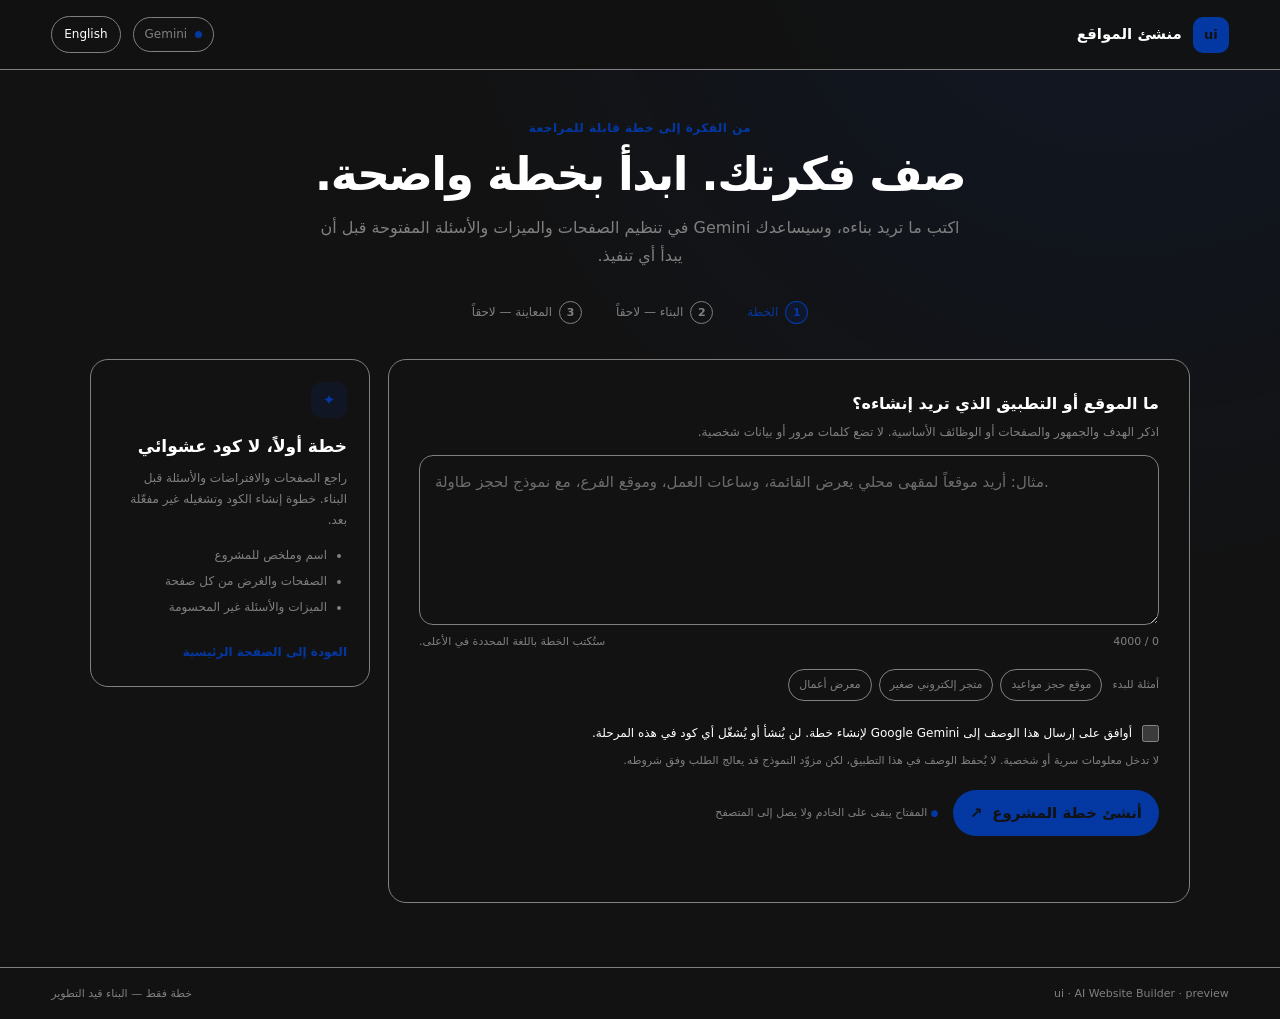
<file: builder/index.html>
<!doctype html>
<html lang="ar" dir="rtl">
<head>
  <meta charset="utf-8">
  <meta name="viewport" content="width=device-width, initial-scale=1">
  <meta name="color-scheme" content="dark light">
  <meta name="description" content="حوّل وصفك إلى خطة واضحة لموقع أو تطبيق ويب — مدعوم بـ Gemini.">
  <title>منشئ المواقع بالذكاء الاصطناعي — ui</title>
  <link rel="stylesheet" href="/builder/styles.css">
  <script src="/builder/app.js" defer></script>
</head>
<body>
  <header class="topbar">
    <a class="brand" href="/" aria-label="العودة إلى الصفحة الرئيسية">
      <span class="brand-mark" aria-hidden="true">ui</span>
      <span data-i18n="brand">منشئ المواقع</span>
    </a>
    <div class="top-actions">
      <span class="provider-tag"><span class="provider-dot" aria-hidden="true"></span> Gemini</span>
      <button class="language-button" id="language-toggle" type="button" aria-label="Switch language">English</button>
    </div>
  </header>

  <main class="shell">
    <section class="intro" aria-labelledby="page-title">
      <p class="eyebrow" data-i18n="eyebrow">من الفكرة إلى خطة قابلة للمراجعة</p>
      <h1 id="page-title" data-i18n="title">صف فكرتك. ابدأ بخطة واضحة.</h1>
      <p class="intro-copy" data-i18n="intro">اكتب ما تريد بناءه، وسيساعدك Gemini في تنظيم الصفحات والميزات والأسئلة المفتوحة قبل أن يبدأ أي تنفيذ.</p>
      <div class="steps" aria-label="مراحل العمل">
        <span class="step current"><b>1</b><span data-i18n="step-plan">الخطة</span></span>
        <span class="step"><b>2</b><span data-i18n="step-build">البناء — لاحقاً</span></span>
        <span class="step"><b>3</b><span data-i18n="step-preview">المعاينة — لاحقاً</span></span>
      </div>
    </section>

    <section class="workspace" aria-label="إنشاء خطة المشروع">
      <form id="brief-form" class="brief-card">
        <label class="field-label" for="brief" data-i18n="brief-label">ما الموقع أو التطبيق الذي تريد إنشاءه؟</label>
        <p class="field-hint" id="brief-hint" data-i18n="brief-hint">اذكر الهدف والجمهور والصفحات أو الوظائف الأساسية. لا تضع كلمات مرور أو بيانات شخصية.</p>
        <textarea id="brief" name="brief" dir="auto" maxlength="4000" minlength="20" required aria-describedby="brief-hint" placeholder="مثال: أريد موقعاً لمقهى محلي يعرض القائمة، وساعات العمل، وموقع الفرع، مع نموذج لحجز طاولة."></textarea>
        <div class="field-meta"><span id="char-count">0 / 4000</span><span data-i18n="language-note">ستُكتب الخطة باللغة المحددة في الأعلى.</span></div>

        <div class="examples" aria-label="أمثلة">
          <span class="examples-title" data-i18n="examples-label">أمثلة للبدء</span>
          <button class="example-chip" type="button" data-example="booking" data-i18n="example-booking">موقع حجز مواعيد</button>
          <button class="example-chip" type="button" data-example="store" data-i18n="example-store">متجر إلكتروني صغير</button>
          <button class="example-chip" type="button" data-example="portfolio" data-i18n="example-portfolio">معرض أعمال</button>
        </div>

        <label class="consent-row" for="consent">
          <input id="consent" name="consent" type="checkbox" required>
          <span data-i18n="consent">أوافق على إرسال هذا الوصف إلى Google Gemini لإنشاء خطة. لن يُنشأ أو يُشغّل أي كود في هذه المرحلة.</span>
        </label>
        <p class="privacy-note" data-i18n="privacy">لا تدخل معلومات سرية أو شخصية. لا يُحفظ الوصف في هذا التطبيق، لكن مزوّد النموذج قد يعالج الطلب وفق شروطه.</p>

        <div class="form-footer">
          <button class="primary-button" id="submit-button" type="submit">
            <span data-i18n="submit">أنشئ خطة المشروع</span><span aria-hidden="true">↗</span>
          </button>
          <span class="secure-note"><span aria-hidden="true">●</span> <span data-i18n="server-note">المفتاح يبقى على الخادم ولا يصل إلى المتصفح</span></span>
        </div>
        <p class="status" id="form-status" role="status" aria-live="polite"></p>
      </form>

      <aside class="side-note">
        <div class="note-icon" aria-hidden="true">✦</div>
        <h2 data-i18n="side-title">خطة أولاً، لا كود عشوائي</h2>
        <p data-i18n="side-copy">راجع الصفحات والافتراضات والأسئلة قبل البناء. خطوة إنشاء الكود وتشغيله غير مفعّلة بعد.</p>
        <ul>
          <li data-i18n="side-item-1">اسم وملخص للمشروع</li>
          <li data-i18n="side-item-2">الصفحات والغرض من كل صفحة</li>
          <li data-i18n="side-item-3">الميزات والأسئلة غير المحسومة</li>
        </ul>
        <a class="back-link" href="/" data-i18n="back">العودة إلى الصفحة الرئيسية</a>
      </aside>
    </section>

    <section id="plan-result" class="plan-result" aria-labelledby="plan-title" hidden>
      <div class="result-heading">
        <div>
          <p class="eyebrow" data-i18n="result-eyebrow">مسودة للمراجعة</p>
          <h2 id="plan-title" data-i18n="result-title">خطة المشروع</h2>
        </div>
        <button class="secondary-button" id="clear-plan" type="button" data-i18n="clear">ابدأ من جديد</button>
      </div>
      <p id="plan-summary" class="plan-summary"></p>
      <div class="plan-grid">
        <article class="plan-panel">
          <h3 data-i18n="pages-title">الصفحات</h3>
          <ul id="plan-pages" class="plan-list"></ul>
        </article>
        <article class="plan-panel">
          <h3 data-i18n="features-title">الميزات</h3>
          <ul id="plan-features" class="plan-list"></ul>
        </article>
        <article class="plan-panel">
          <h3 data-i18n="questions-title">أسئلة تحتاج إجابة</h3>
          <ul id="plan-questions" class="plan-list"></ul>
        </article>
        <article class="plan-panel">
          <h3 data-i18n="assumptions-title">افتراضات أولية</h3>
          <ul id="plan-assumptions" class="plan-list"></ul>
        </article>
      </div>
      <div class="milestone"><span class="milestone-icon" aria-hidden="true">→</span><p><b data-i18n="milestone-title">أول خطوة مقترحة</b><span id="plan-milestone"></span></p></div>
      <p class="result-disclaimer" data-i18n="result-disclaimer">هذه خطة أولية مولدة بالذكاء الاصطناعي وليست تنفيذاً. لا يتم تشغيل كود أو نشر موقع من هذه الصفحة.</p>
    </section>
  </main>
  <footer class="footer"><span>ui · AI Website Builder · preview</span><span data-i18n="footer">خطة فقط — البناء قيد التطوير</span></footer>
</body>
</html>
</file>
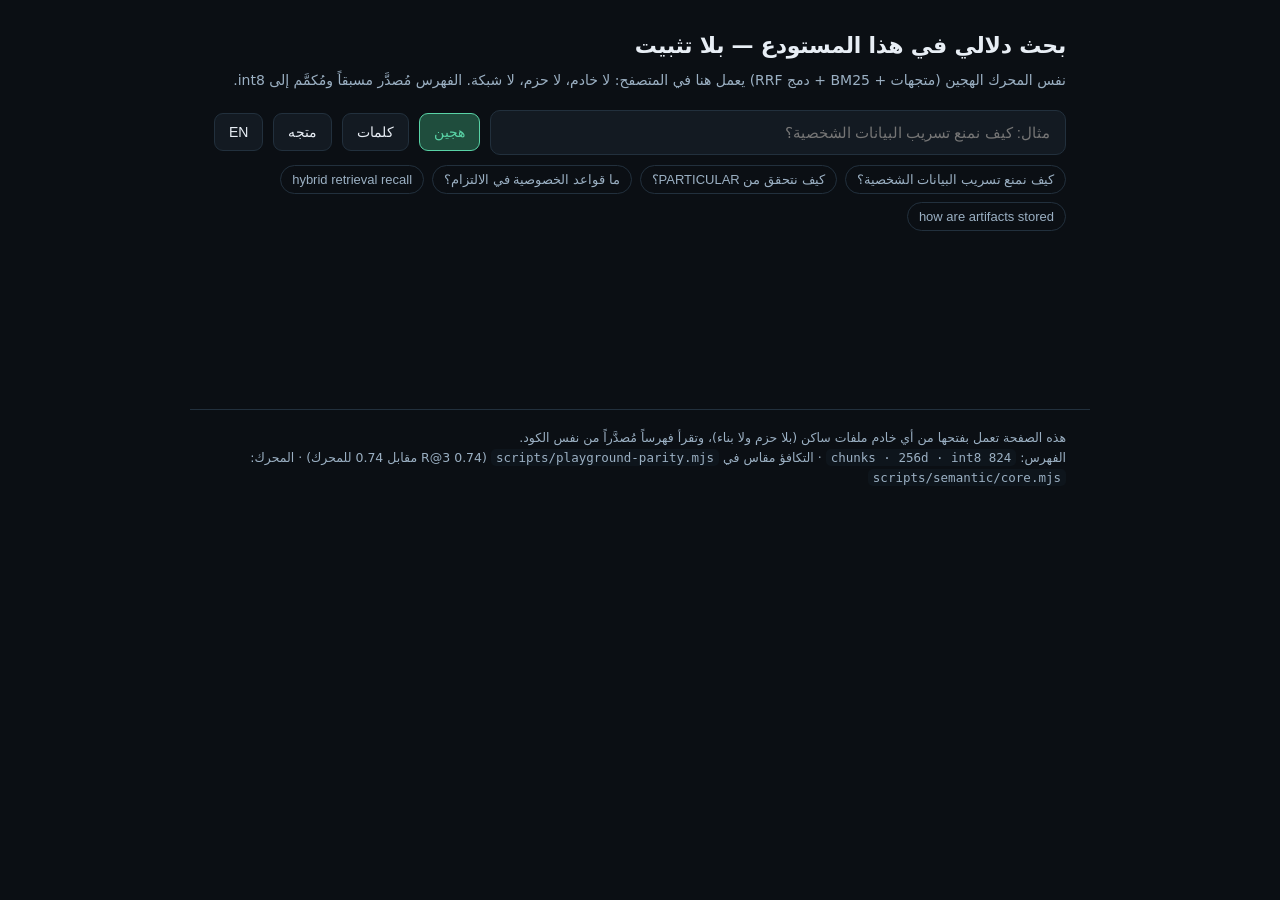
<file: playground/index.html>
<!doctype html>
<html lang="ar" dir="rtl">
<head>
<meta charset="utf-8" />
<meta name="viewport" content="width=device-width, initial-scale=1" />
<title>بحث دلالي · Semantic search — ui</title>
<meta name="description" content="Zero-install, offline hybrid retrieval over this repository. نفس المحرك، في المتصفح، بلا خادم ولا تبعيات." />
<style>
  :root {
    --bg: #0b0f14; --panel: #131a22; --line: #22303d; --text: #e8eef5; --muted: #9bb0c3;
    --accent: #59d3a6; --accent-dim: #1f4d3d; --warn: #f0b86e; --mono: ui-monospace, "SFMono-Regular", Menlo, monospace;
  }
  * { box-sizing: border-box; }
  body { margin: 0; background: var(--bg); color: var(--text);
    font: 15px/1.6 system-ui, -apple-system, "Segoe UI", Tahoma, "Noto Naskh Arabic", sans-serif; }
  header { padding: 28px 24px 8px; max-width: 900px; margin: 0 auto; }
  h1 { font-size: 22px; margin: 0 0 6px; letter-spacing: -.01em; }
  .sub { color: var(--muted); font-size: 14px; margin: 0 0 18px; }
  .row { display: flex; gap: 10px; flex-wrap: wrap; align-items: center; }
  input[type="search"] { flex: 1 1 340px; padding: 13px 15px; border-radius: 10px;
    border: 1px solid var(--line); background: var(--panel); color: var(--text); font-size: 15px; }
  input[type="search"]:focus { outline: 2px solid var(--accent-dim); border-color: var(--accent); }
  button { padding: 10px 14px; border-radius: 9px; border: 1px solid var(--line);
    background: var(--panel); color: var(--text); cursor: pointer; font-size: 14px; }
  button:hover { border-color: var(--accent); }
  button[aria-pressed="true"] { background: var(--accent-dim); border-color: var(--accent); color: var(--accent); }
  .toggle { margin-inline-start: auto; }
  main { max-width: 900px; margin: 0 auto; padding: 18px 24px 64px; }
  .status { color: var(--muted); font-size: 13px; min-height: 20px; margin: 14px 0 6px; }
  .chips { display: flex; gap: 8px; flex-wrap: wrap; margin: 10px 0 4px; }
  .chip { font-size: 13px; padding: 6px 11px; border-radius: 999px; border: 1px solid var(--line);
    background: transparent; color: var(--muted); cursor: pointer; }
  .chip:hover { color: var(--text); border-color: var(--accent); }
  ol { list-style: none; padding: 0; margin: 18px 0 0; }
  li { border: 1px solid var(--line); border-radius: 12px; background: var(--panel);
    padding: 14px 16px; margin-bottom: 10px; }
  .head { display: flex; gap: 10px; align-items: baseline; flex-wrap: wrap; }
  .path { font-family: var(--mono); font-size: 13px; color: var(--accent); word-break: break-all; }
  .score { font-family: var(--mono); font-size: 12px; color: var(--muted); margin-inline-start: auto; }
  .heading { color: var(--muted); font-size: 13px; margin: 4px 0 8px; }
  .preview { font-size: 14px; color: #cfdae6; margin: 0; white-space: pre-wrap; }
  .empty { color: var(--muted); padding: 22px 0; }
  footer { border-top: 1px solid var(--line); margin-top: 30px; padding: 18px 24px 40px;
    color: var(--muted); font-size: 12.5px; max-width: 900px; margin-inline: auto; }
  code { font-family: var(--mono); background: #0e151c; padding: 1px 5px; border-radius: 5px; }
  [hidden] { display: none !important; }
</style>
</head>
<body>
<header>
  <h1 id="title">بحث دلالي في هذا المستودع — بلا تثبيت</h1>
  <p class="sub" id="subtitle">
    نفس المحرك الهجين (متجهات + BM25 + دمج RRF) يعمل هنا في المتصفح: لا خادم، لا حزم، لا شبكة.
    الفهرس مُصدَّر مسبقاً ومُكمَّم إلى int8.
  </p>
  <div class="row">
    <input id="query" type="search" placeholder="مثال: من يحق له دمج طلب سحب؟" autocomplete="off" spellcheck="false" />
    <button id="mode-hybrid" aria-pressed="true">هجين</button>
    <button id="mode-keyword" aria-pressed="false">كلمات</button>
    <button id="mode-vector" aria-pressed="false">متجه</button>
    <button id="lang" class="toggle">EN</button>
  </div>
  <div class="chips" id="samples"></div>
  <div class="status" id="status">جارٍ تحميل الفهرس…</div>
</header>

<main>
  <ol id="results"></ol>
</main>

<footer>
  <span id="footline">…</span><br />
  الفهرس: <code id="indexmeta">—</code> · التكافؤ مقاس في <code>scripts/playground-parity.mjs</code>
  (<span id="parity">R@3 0.74 مقابل 0.74 للمحرك</span>) · المحرك: <code>scripts/semantic/core.mjs</code>
</footer>

<script type="module">
import { hydrate, search } from "./engine.mjs";

const ui = {
  ar: {
    title: "بحث دلالي في هذا المستودع — بلا تثبيت",
    subtitle: "نفس المحرك الهجين (متجهات + BM25 + دمج RRF) يعمل هنا في المتصفح: لا خادم، لا حزم، لا شبكة. الفهرس مُصدَّر مسبقاً ومُكمَّم إلى int8.",
    placeholder: "مثال: كيف نمنع تسريب البيانات الشخصية؟",
    modes: { hybrid: "هجين", keyword: "كلمات", vector: "متجه" },
    ready: (n, ms) => `الفهرس جاهز · ${n} مقطعاً · تحميل ${ms} مللي ثانية`,
    searching: "…جارٍ البحث",
    results: (n, ms) => `${n} نتيجة في ${ms} مللي ثانية`,
    none: "لا نتائج — جرّب كلمة عامة أكثر.",
    samples: ["كيف نمنع تسريب البيانات الشخصية؟", "كيف نتحقق من PARTICULAR؟", "ما قواعد الخصوصية في الالتزام؟", "hybrid retrieval recall", "how are artifacts stored"],
    foot: "هذه الصفحة تعمل بفتحها من أي خادم ملفات ساكن (بلا حزم ولا بناء)، وتقرأ فهرساً مُصدَّراً من نفس الكود.",
    lang: "EN",
  },
  en: {
    title: "Semantic search over this repository — zero install",
    subtitle: "The same hybrid engine (vectors + BM25 + RRF fusion) running in your browser: no server, no bundler, no network. The index is pre-exported and int8-quantized.",
    placeholder: "e.g. who may merge a pull request?",
    modes: { hybrid: "hybrid", keyword: "keyword", vector: "vector" },
    ready: (n, ms) => `index ready · ${n} chunks · loaded in ${ms} ms`,
    searching: "searching…",
    results: (n, ms) => `${n} results in ${ms} ms`,
    none: "No hits — try a broader term.",
    samples: ["who may merge a pull request", "how do we verify a model checksum", "what blocks a commit with PII", "hybrid retrieval recall", "كيف نمنع تسريب البيانات الشخصية؟"],
    foot: "Served by any static file server — no bundler, no build step — reading an index exported from the same code.",
    lang: "ع",
  },
};

let lang = document.documentElement.lang === "ar" ? "ar" : "en";
let mode = "hybrid";
let index = null;
let lastQuery = "";

const $ = (id) => document.getElementById(id);

function paint() {
  const t = ui[lang];
  document.documentElement.lang = lang;
  document.documentElement.dir = lang === "ar" ? "rtl" : "ltr";
  $("title").textContent = t.title;
  $("subtitle").textContent = t.subtitle;
  $("query").placeholder = t.placeholder;
  $("lang").textContent = t.lang;
  for (const key of ["hybrid", "keyword", "vector"]) {
    $(`mode-${key}`).textContent = t.modes[key];
    $(`mode-${key}`).setAttribute("aria-pressed", String(mode === key));
  }
  $("samples").replaceChildren(...t.samples.map((sample) => {
    const chip = document.createElement("button");
    chip.className = "chip";
    chip.textContent = sample;
    chip.addEventListener("click", () => { $("query").value = sample; run(); });
    return chip;
  }));
  if (index) run();
}

function run() {
  const query = $("query").value.trim();
  if (!index) return;
  if (!query) { $("results").replaceChildren(); $("status").textContent = ""; lastQuery = ""; return; }
  lastQuery = query;
  $("status").textContent = ui[lang].searching;
  const started = performance.now();
  const hits = search(index, query, { k: 8, mode });
  const elapsed = (performance.now() - started).toFixed(1);
  $("status").textContent = hits.length ? ui[lang].results(hits.length, elapsed) : ui[lang].none;
  $("results").replaceChildren(...hits.map((hit) => {
    const li = document.createElement("li");
    li.innerHTML = `
      <div class="head">
        <span class="path">${hit.file}:${hit.line}</span>
        <span class="score">${hit.score.toFixed(3)} · vec ${hit.vector.toFixed(3)} · bm25 ${hit.keyword}</span>
      </div>
      <div class="heading">${hit.heading ? hit.heading.replace(/[<>&]/g, "") : ""}</div>
      <p class="preview">${hit.preview.replace(/[<>&]/g, "")}</p>`;
    return li;
  }));
}

const startedAt = performance.now();
try {
  const response = await fetch("./index.json", { cache: "no-cache" });
  if (!response.ok) throw new Error(`HTTP ${response.status}`);
  const payload = await response.json();
  index = hydrate(payload);
  const loadMs = (performance.now() - startedAt).toFixed(0);
  $("status").textContent = ui[lang].ready(index.chunks.length, loadMs);
  $("indexmeta").textContent = `${payload.chunks.length} chunks · ${payload.dims}d · int8`;
  $("footline").textContent = ui[lang].foot;
} catch (error) {
  $("status").textContent = lang === "ar"
    ? `تعذّر تحميل الفهرس (${error.message}). افتح الصفحة عبر خادم ملفات ساكن: node scripts/playground-server.mjs`
    : `Could not load the index (${error.message}). Serve the page over HTTP: node scripts/playground-server.mjs`;
}

$("query").addEventListener("input", () => run());
for (const key of ["hybrid", "keyword", "vector"]) {
  $(`mode-${key}`).addEventListener("click", () => { mode = key; paint(); });
}
$("lang").addEventListener("click", () => { lang = lang === "ar" ? "en" : "ar"; paint(); });
paint();
</script>
</body>
</html>
</file>
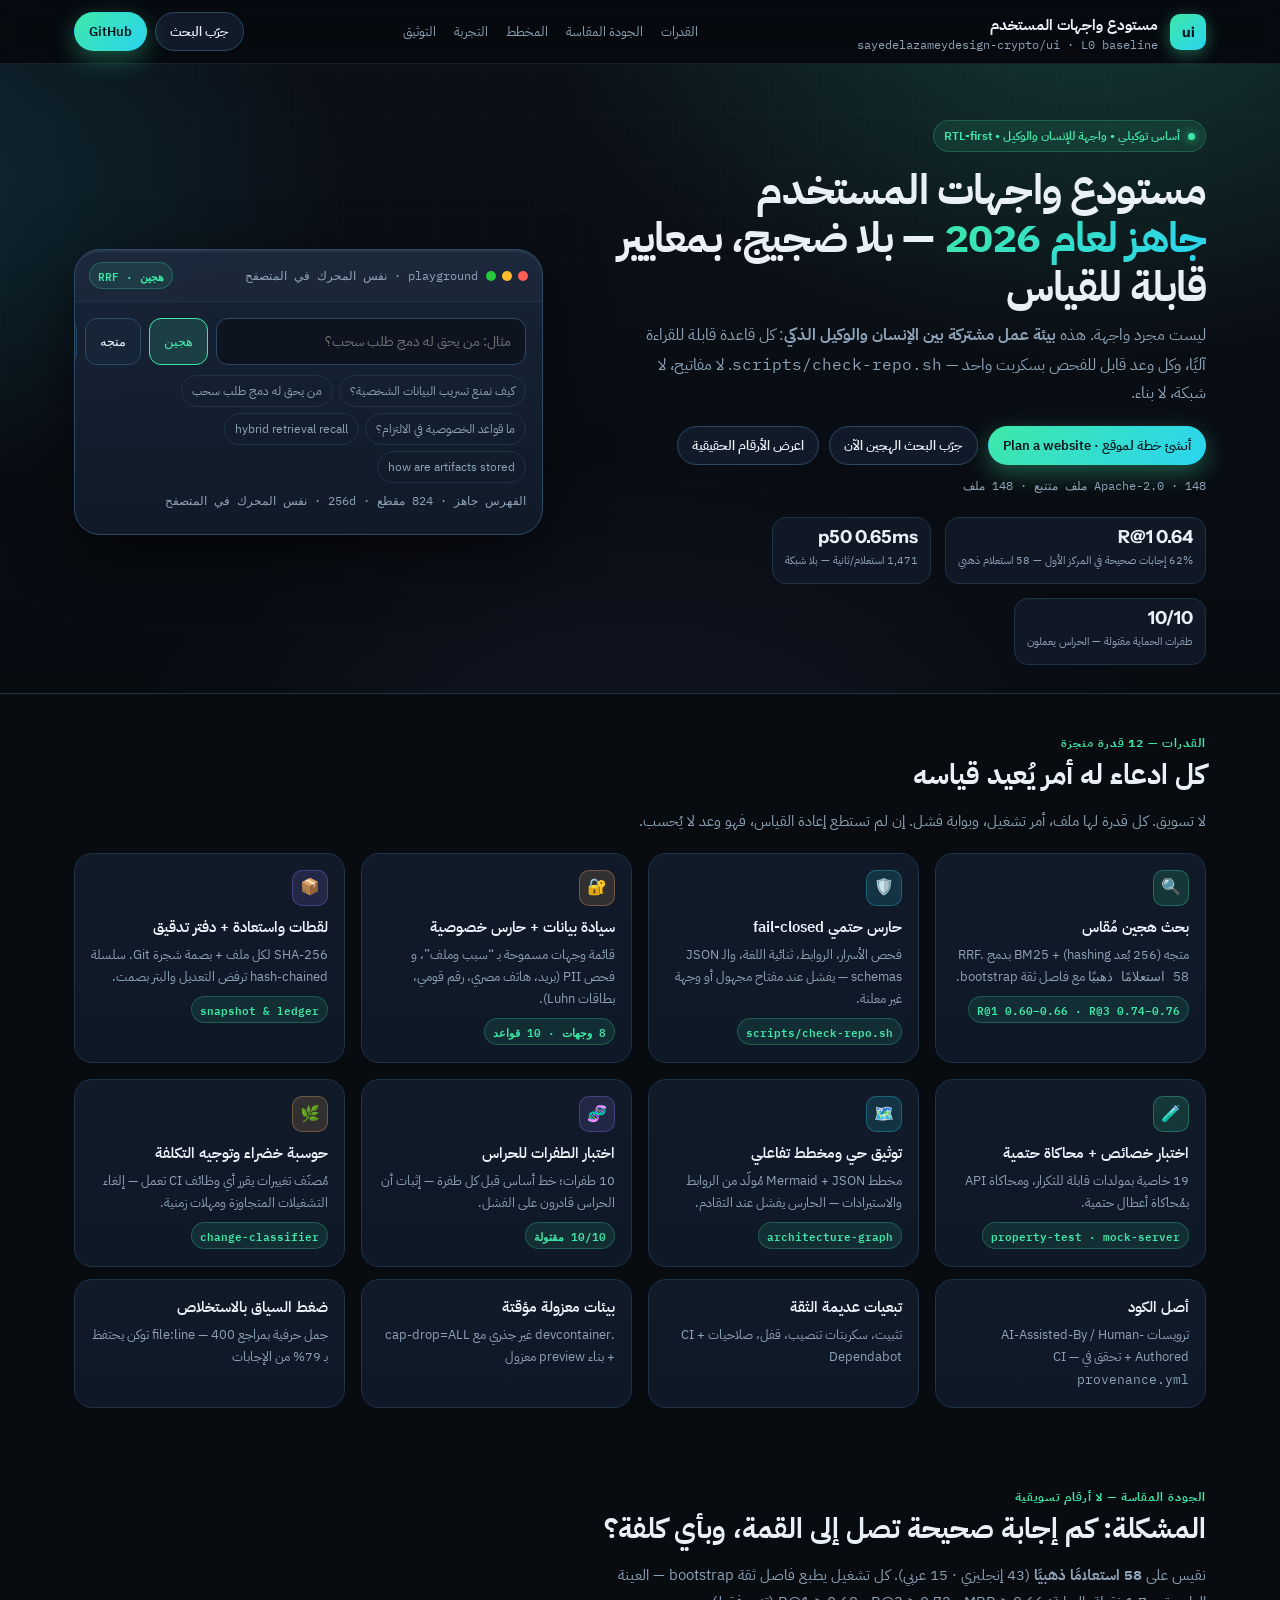
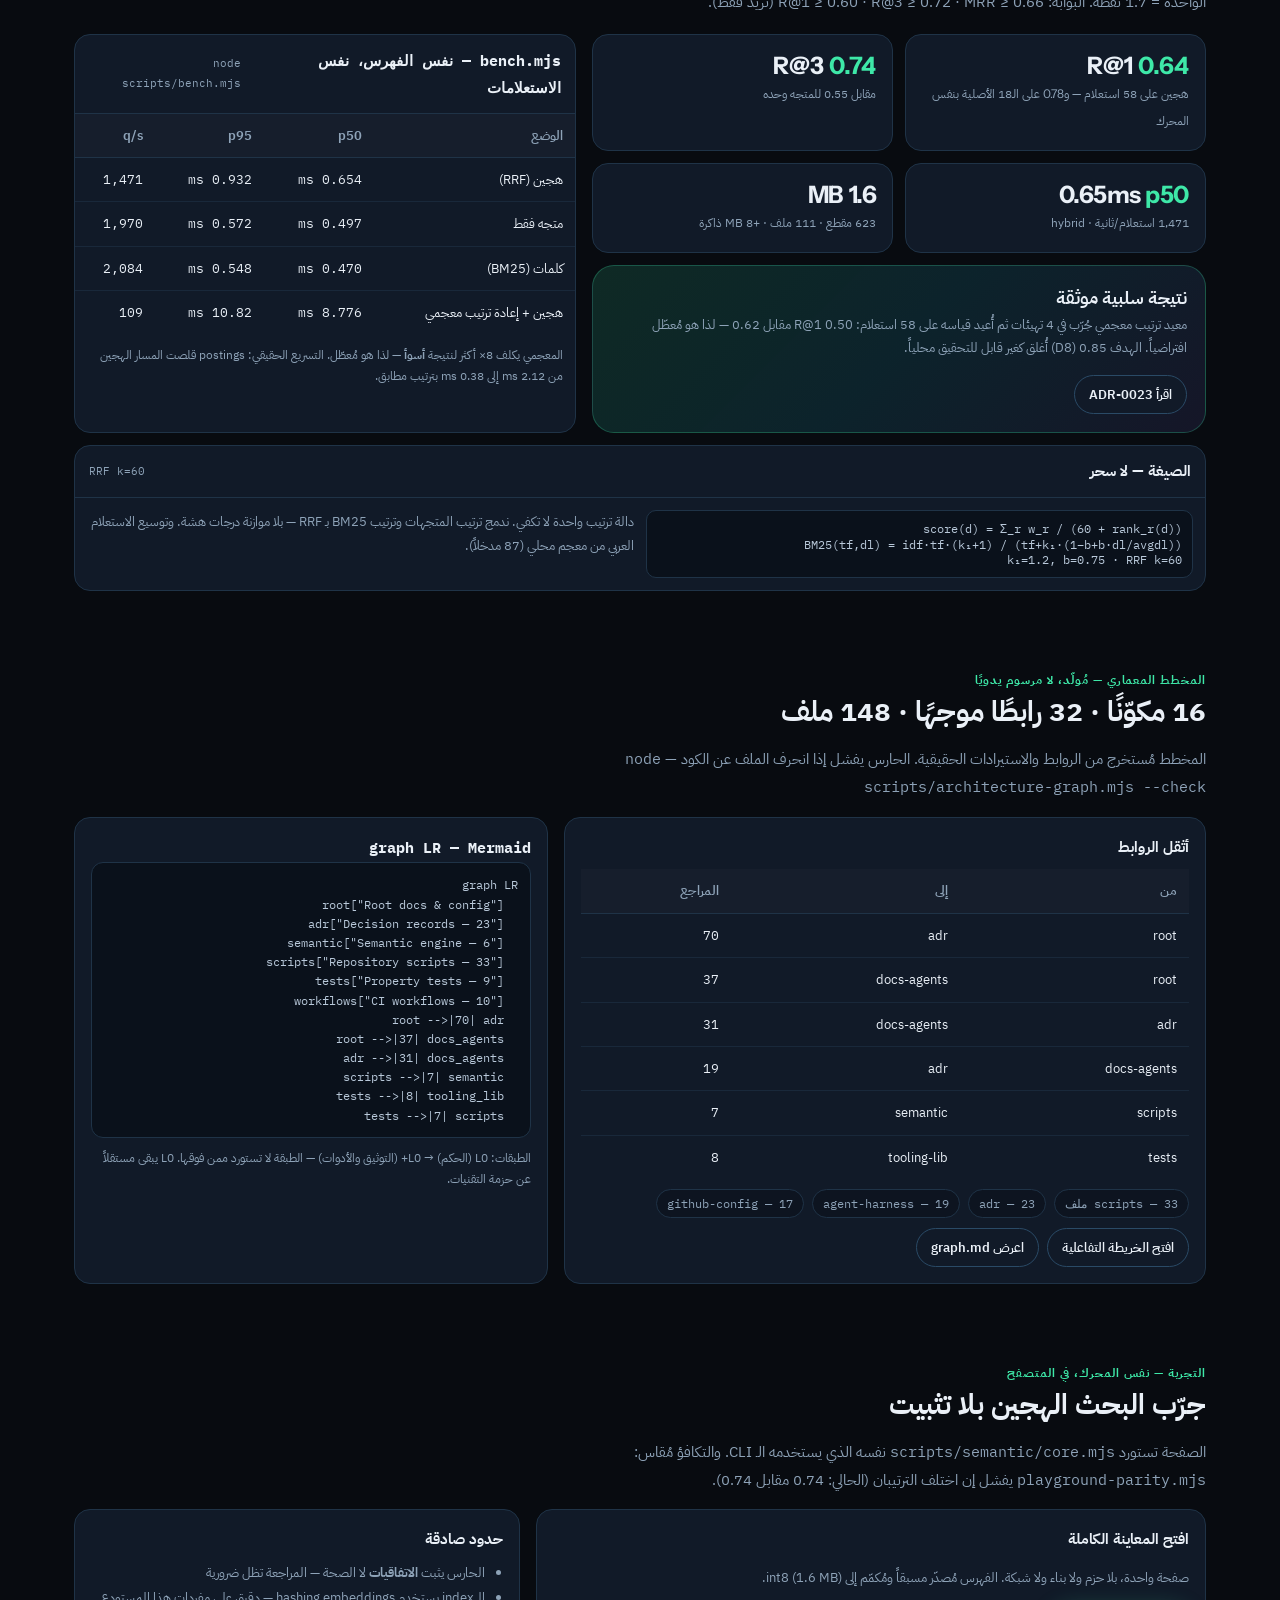
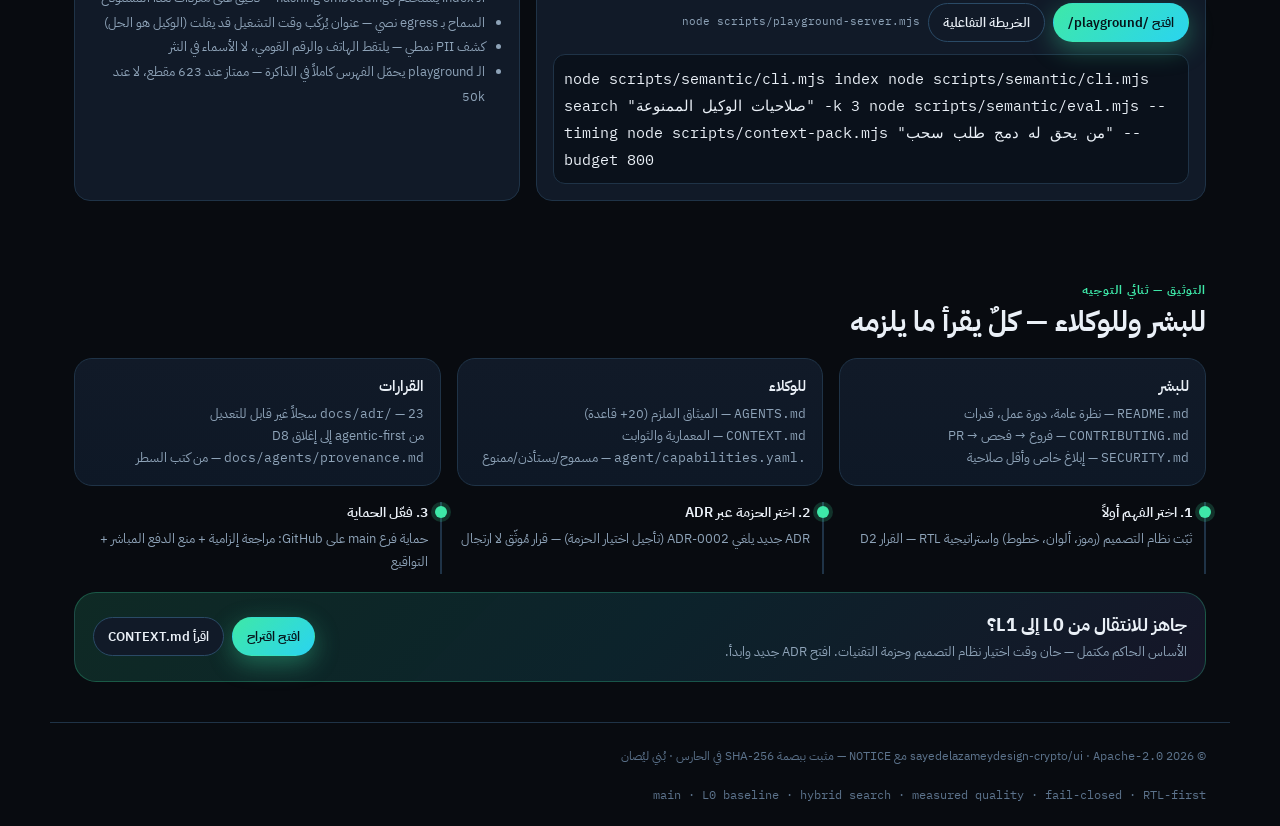
<file: showcase/index.html>
<!doctype html>
<html lang="ar" dir="rtl">
<head>
<meta charset="utf-8">
<meta name="viewport" content="width=device-width, initial-scale=1">
<title>ui — مستودع واجهات المستخدم • توكيلي وجاهز لـ 2026</title>
<meta name="description" content="مستودع واجهات المستخدم — أساس توكيلي (Agentic-First) جاهز لعام 2026. بحث هجين مُقاس، بوابة جودة حتمية، توثيق حي، واستعادة مشفّرة.">
<link rel="preconnect" href="https://fonts.googleapis.com">
<style>
  @import url('https://fonts.googleapis.com/css2?family=IBM+Plex+Sans+Arabic:wght@400;500;600;700&family=IBM+Plex+Mono:wght@400;500&family=Instrument+Sans:wght@500;600;700&display=swap');
  :root{
    --bg:#080B10; --bg2:#0F1520; --panel:#111A28; --panel2:#172539; --line:#1F3347; --line2:#2A4A66;
    --text:#EAF0F7; --muted:#8EA3B8; --dim:#5C738C;
    --accent:#3EE8A8; --accent2:#2AD4F0; --accent3:#FFB86B; --violet:#8B7DFF;
    --radius:18px; --radius-lg:26px; --shadow: 0 20px 60px rgba(0,0,0,.55), 0 2px 0 rgba(255,255,255,.06) inset;
  }
  *{box-sizing:border-box}
  html{scroll-behavior:smooth}
  body{margin:0;background:var(--bg);color:var(--text);font:15px/1.8 'IBM Plex Sans Arabic', system-ui, sans-serif;overflow-x:hidden}
  a{color:var(--accent);text-decoration:none}
  a:hover{text-decoration:underline}
  .mono{font-family:'IBM Plex Mono', ui-monospace, monospace}
  .eng{font-family:'Instrument Sans', sans-serif;letter-spacing:-.02em}
  /* NAV */
  nav{position:sticky;top:0;z-index:50;background:rgba(8,11,16,.72);backdrop-filter:blur(16px) saturate(1.2);border-bottom:1px solid rgba(31,51,71,.6)}
  .nav-inner{max-width:1180px;margin:0 auto;padding:12px 24px;display:flex;align-items:center;gap:18px;justify-content:space-between}
  .brand{display:flex;align-items:center;gap:12px}
  .logo{width:36px;height:36px;border-radius:10px;background:linear-gradient(135deg,var(--accent),var(--accent2));display:grid;place-items:center;color:#07131A;font:800 14px 'Instrument Sans',sans-serif;box-shadow:0 4px 16px rgba(62,232,168,.4)}
  .brand b{font-size:15px}
  .brand span{color:var(--muted);font-size:12px;display:block;line-height:1}
  .nav-links{display:flex;gap:18px;align-items:center;font-size:13px}
  .nav-links a{color:var(--muted)}
  .nav-links a:hover{color:var(--text)}
  .btn{appearance:none;border:1px solid var(--line2);background:var(--panel);color:var(--text);padding:9px 14px;border-radius:999px;font:600 13px 'IBM Plex Sans Arabic',sans-serif;cursor:pointer;transition:.2s}
  .btn:hover{border-color:var(--accent);transform:translateY(-1px)}
  .btn.primary{background:linear-gradient(135deg,var(--accent),var(--accent2));color:#06131A;border-color:transparent;box-shadow:0 8px 24px rgba(62,232,168,.35)}
  .btn.primary:hover{filter:brightness(1.06)}
  /* HERO */
  .hero{position:relative;overflow:hidden;border-bottom:1px solid var(--line)}
  .hero-bg{position:absolute;inset:0;background:
    radial-gradient(900px 600px at 85% -10%, rgba(62,232,168,.18), transparent 60%),
    radial-gradient(800px 500px at -10% 20%, rgba(42,212,240,.14), transparent 60%),
    radial-gradient(900px 600px at 50% 120%, rgba(139,125,255,.10), transparent 60%),
    linear-gradient(180deg, #0B1018 0%, #080B10 100%)}
  .grid-lines{position:absolute;inset:0;opacity:.3;background-image:
    linear-gradient(rgba(255,255,255,.04) 1px, transparent 1px),
    linear-gradient(90deg, rgba(255,255,255,.04) 1px, transparent 1px);background-size:48px 48px;mask-image:radial-gradient(80% 60% at 50% 0%, black 40%, transparent 75%)}
  .hero-inner{position:relative;max-width:1180px;margin:0 auto;padding:56px 24px 28px;display:grid;grid-template-columns:1.15fr .85fr;gap:28px;align-items:center}
  .kicker{display:inline-flex;align-items:center;gap:8px;padding:6px 10px;border-radius:999px;background:rgba(62,232,168,.10);border:1px solid rgba(62,232,168,.22);color:var(--accent);font:600 12px 'IBM Plex Sans Arabic',sans-serif}
  .kicker i{width:7px;height:7px;border-radius:50%;background:var(--accent);box-shadow:0 0 10px var(--accent);animation:pulse 1.6s infinite}
  @keyframes pulse{0%,100%{opacity:1}50%{opacity:.5;transform:scale(1.1)}}
  h1{margin:14px 0 10px;font:700 42px/1.15 'IBM Plex Sans Arabic',sans-serif;letter-spacing:-.02em}
  h1 em{font-style:normal;background:linear-gradient(135deg,var(--accent),var(--accent2));-webkit-background-clip:text;-webkit-text-fill-color:transparent}
  .hero p{color:var(--muted);font-size:16px;max-width:56ch;margin:0}
  .hero-actions{display:flex;gap:10px;flex-wrap:wrap;margin-top:18px}
  .hero-stats{display:flex;gap:14px;margin-top:20px;flex-wrap:wrap}
  .stat-mini{background:rgba(17,26,40,.9);border:1px solid var(--line);border-radius:14px;padding:10px 12px;min-width:120px}
  .stat-mini b{display:block;font:700 18px 'Instrument Sans',sans-serif;color:var(--text);line-height:1}
  .stat-mini span{font-size:11px;color:var(--muted)}
  /* HERO CARD */
  .hero-card{background:linear-gradient(180deg, rgba(23,37,57,.95), rgba(17,26,40,.95));border:1px solid var(--line2);border-radius:var(--radius-lg);box-shadow:var(--shadow);overflow:hidden}
  .card-head{padding:12px 14px;display:flex;align-items:center;justify-content:space-between;border-bottom:1px solid var(--line);background:rgba(255,255,255,.02)}
  .dots{display:flex;gap:6px}
  .dots i{width:10px;height:10px;border-radius:50%;background:var(--line2)}
  .dots i:nth-child(1){background:#FF5F56}.dots i:nth-child(2){background:#FFBD2E}.dots i:nth-child(3){background:#27C93F}
  .card-body{padding:16px}
  .search-row{display:flex;gap:8px}
  .search-row input{flex:1;padding:12px 14px;border-radius:12px;border:1px solid var(--line2);background:#0D1420;color:var(--text);font:14px 'IBM Plex Sans Arabic',sans-serif}
  .search-row input:focus{outline:2px solid rgba(62,232,168,.3);border-color:var(--accent)}
  .search-row button{padding:10px 14px;border-radius:12px;border:1px solid var(--line2);background:var(--panel2);color:var(--text);cursor:pointer}
  .search-row button.active{background:rgba(62,232,168,.15);border-color:var(--accent);color:var(--accent)}
  .search-hints{display:flex;gap:6px;flex-wrap:wrap;margin:10px 0}
  .chip{font:12px 'IBM Plex Sans Arabic',sans-serif;padding:6px 10px;border-radius:999px;border:1px solid var(--line);color:var(--muted);background:transparent;cursor:pointer}
  .chip:hover{border-color:var(--accent);color:var(--text)}
  .results{margin-top:10px;display:grid;gap:8px}
  .result{border:1px solid var(--line);background:#0D1420;border-radius:12px;padding:10px 12px}
  .result .head{display:flex;justify-content:space-between;gap:8px;font:12px 'IBM Plex Mono',monospace;color:var(--accent)}
  .result p{margin:6px 0 0;color:#C8D6E6;font-size:13px}
  .status-line{margin-top:8px;font:12px 'IBM Plex Mono',monospace;color:var(--muted)}
  /* SECTIONS */
  section{max-width:1180px;margin:0 auto;padding:40px 24px}
  .section-kicker{color:var(--accent);font:700 12px 'IBM Plex Sans Arabic',sans-serif;letter-spacing:.08em}
  h2{margin:6px 0 10px;font:700 28px/1.25 'IBM Plex Sans Arabic',sans-serif}
  .lead{color:var(--muted);max-width:70ch}
  .cards{display:grid;grid-template-columns:repeat(4,1fr);gap:16px;margin-top:18px}
  .card{background:linear-gradient(180deg, var(--panel), #0E1826);border:1px solid var(--line);border-radius:var(--radius);padding:16px;position:relative;overflow:hidden}
  .card::after{content:'';position:absolute;inset:auto -1px -1px -1px;height:1px;background:linear-gradient(90deg, transparent, rgba(62,232,168,.6), transparent);opacity:.6}
  .icon{width:36px;height:36px;border-radius:10px;display:grid;place-items:center;font-size:16px;margin-bottom:10px}
  .card h3{margin:0 0 6px;font:600 15px 'IBM Plex Sans Arabic',sans-serif}
  .card p{margin:0;color:var(--muted);font-size:13px;line-height:1.7}
  .badge{display:inline-flex;padding:3px 8px;border-radius:999px;font:600 11px 'IBM Plex Mono',monospace;border:1px solid rgba(62,232,168,.25);background:rgba(62,232,168,.10);color:var(--accent)}
  /* METRICS */
  .metrics{display:grid;grid-template-columns:1.1fr .9fr;gap:16px;margin-top:18px}
  .metric-grid{display:grid;grid-template-columns:repeat(2,1fr);gap:12px}
  .metric{background:var(--panel);border:1px solid var(--line);border-radius:16px;padding:16px}
  .metric b{font:700 24px 'Instrument Sans',sans-serif;display:block}
  .metric small{color:var(--muted);font-size:12px}
  .metric em{font-style:normal;color:var(--accent)}
  .table-wrap{background:var(--panel);border:1px solid var(--line);border-radius:16px;overflow:hidden}
  .table-wrap header{padding:12px 14px;border-bottom:1px solid var(--line);display:flex;justify-content:space-between;align-items:center}
  table{width:100%;border-collapse:collapse;font-size:13px}
  th{color:var(--muted);font-weight:600;text-align:right;padding:10px 12px;border-bottom:1px solid var(--line);background:rgba(255,255,255,.02)}
  td{padding:10px 12px;border-bottom:1px solid rgba(31,51,71,.6)}
  td.mono{font-family:'IBM Plex Mono',monospace}
  tr:last-child td{border-bottom:0}
  /* ARCH */
  .arch{display:grid;grid-template-columns:1.15fr .85fr;gap:16px;margin-top:16px}
  .arch-card{background:var(--panel);border:1px solid var(--line);border-radius:16px;padding:16px}
  .arch-card pre{margin:0;background:#0A111B;border:1px solid var(--line);border-radius:12px;padding:12px;overflow:auto;font:12px/1.6 'IBM Plex Mono',monospace;color:#B9C9DA}
  .pill-row{display:flex;gap:8px;flex-wrap:wrap;margin-top:10px}
  .pill{padding:6px 10px;border-radius:999px;background:#0D1420;border:1px solid var(--line);font:12px 'IBM Plex Mono',monospace;color:var(--muted)}
  /* TIMELINE */
  .timeline{display:grid;grid-template-columns:repeat(3,1fr);gap:14px;margin-top:16px}
  .step{border-right:2px solid var(--line);padding-right:12px;position:relative}
  .step::before{content:'';position:absolute;right:-7px;top:4px;width:12px;height:12px;border-radius:50%;background:var(--accent);box-shadow:0 0 0 4px rgba(62,232,168,.18)}
  .step h4{margin:0 0 4px;font:600 14px 'IBM Plex Sans Arabic',sans-serif}
  .step p{margin:0;color:var(--muted);font-size:13px}
  /* FOOTER CTA */
  .cta{margin-top:18px;background:linear-gradient(135deg, rgba(62,232,168,.14), rgba(42,212,240,.12), rgba(139,125,255,.10));border:1px solid rgba(62,232,168,.25);border-radius:22px;padding:18px;display:flex;align-items:center;justify-content:space-between;gap:16px;flex-wrap:wrap}
  .cta b{font:700 18px 'IBM Plex Sans Arabic',sans-serif}
  .cta span{color:var(--muted);font-size:13px;display:block}
  footer{border-top:1px solid var(--line);padding:22px 24px;color:var(--dim);font-size:12px;max-width:1180px;margin:0 auto}
  footer .row{display:flex;justify-content:space-between;gap:16px;flex-wrap:wrap}
  @media (max-width:980px){
    .hero-inner, .metrics, .arch{grid-template-columns:1fr}
    .cards{grid-template-columns:repeat(2,1fr)}
    .timeline{grid-template-columns:1fr}
    h1{font-size:32px}
  }
  @media (max-width:600px){
    .cards{grid-template-columns:1fr}
    .nav-links{display:none}
  }
</style>
</head>
<body>
<nav>
  <div class="nav-inner">
    <div class="brand">
      <div class="logo">ui</div>
      <div><b>مستودع واجهات المستخدم</b><span class="mono">sayedelazameydesign-crypto/ui · L0 baseline</span></div>
    </div>
    <div class="nav-links">
      <a href="#capabilities">القدرات</a>
      <a href="#quality">الجودة المقاسة</a>
      <a href="#architecture">المخطط</a>
      <a href="#playground">التجربة</a>
      <a href="#docs">التوثيق</a>
    </div>
    <div style="display:flex;gap:8px">
      <a class="btn" href="/playground/">جرّب البحث</a>
      <a class="btn primary" href="https://github.com/sayedelazameydesign-crypto/ui" target="_blank">GitHub</a>
    </div>
  </div>
</nav>

<div class="hero">
  <div class="hero-bg"></div>
  <div class="grid-lines"></div>
  <div class="hero-inner">
    <div>
      <span class="kicker"><i></i> أساس توكيلي • واجهة للإنسان والوكيل • RTL-first</span>
      <h1>مستودع واجهات المستخدم<br><em>جاهز لعام 2026</em> — بلا ضجيج، بمعايير قابلة للقياس</h1>
      <p>ليست مجرد واجهة. هذه <b>بيئة عمل مشتركة بين الإنسان والوكيل الذكي</b>: كل قاعدة قابلة للقراءة آليًا، وكل وعد قابل للفحص بسكربت واحد — <span class="mono">scripts/check-repo.sh</span>. لا مفاتيح، لا شبكة، لا بناء.</p>
      <div class="hero-actions">
        <a class="btn primary" href="/builder">أنشئ خطة لموقع · Plan a website</a>
        <a class="btn" href="#playground">جرّب البحث الهجين الآن</a>
        <a class="btn" href="#quality">اعرض الأرقام الحقيقية</a>
        <span class="mono" style="align-self:center;color:var(--muted);font-size:12px">Apache-2.0 · 148 ملف متتبع · 148 ملف</span>
      </div>
      <div class="hero-stats">
        <div class="stat-mini"><b>R@1 0.64</b><span>62% إجابات صحيحة في المركز الأول — 58 استعلام ذهبي</span></div>
        <div class="stat-mini"><b>p50 0.65ms</b><span>1,471 استعلام/ثانية — بلا شبكة</span></div>
        <div class="stat-mini"><b>10/10</b><span>طفرات الحماية مقتولة — الحراس يعملون</span></div>
      </div>
    </div>
    <div class="hero-card" id="live-demo">
      <div class="card-head">
        <div style="display:flex;gap:8px;align-items:center"><div class="dots"><i></i><i></i><i></i></div><span class="mono" style="font-size:12px;color:var(--muted)">playground · نفس المحرك في المتصفح</span></div>
        <span class="badge">هجين · RRF</span>
      </div>
      <div class="card-body">
        <div class="search-row">
          <input id="q" placeholder="مثال: من يحق له دمج طلب سحب؟">
          <button id="btn-hybrid" class="active">هجين</button>
          <button id="btn-vector">متجه</button>
          <button id="btn-keyword">كلمات</button>
        </div>
        <div class="search-hints" id="hints"></div>
        <div class="status-line" id="status">جارٍ تحميل الفهرس…</div>
        <div class="results" id="results"></div>
      </div>
    </div>
  </div>
</div>

<section id="capabilities">
  <div class="section-kicker">القدرات — 12 قدرة منجزة</div>
  <h2>كل ادعاء له أمر يُعيد قياسه</h2>
  <p class="lead">لا تسويق. كل قدرة لها ملف، أمر تشغيل، وبوابة فشل. إن لم تستطع إعادة القياس، فهو وعد لا يُحسب.</p>
  <div class="cards">
    <div class="card">
      <div class="icon" style="background:rgba(62,232,168,.14);border:1px solid rgba(62,232,168,.3)">🔍</div>
      <h3>بحث هجين مُقاس</h3>
      <p>متجه (256 بُعد hashing) + BM25 بدمج RRF. <span class="mono">58 استعلامًا ذهبيًا</span> مع فاصل ثقة bootstrap.</p>
      <div style="margin-top:8px"><span class="badge">R@1 0.60–0.66 · R@3 0.74–0.76</span></div>
    </div>
    <div class="card">
      <div class="icon" style="background:rgba(42,212,240,.14);border:1px solid rgba(42,212,240,.3)">🛡️</div>
      <h3>حارس حتمي fail-closed</h3>
      <p>فحص الأسرار، الروابط، ثنائية اللغة، والـ JSON schemas — يفشل عند مفتاح مجهول أو وجهة غير معلنة.</p>
      <div style="margin-top:8px"><span class="badge">scripts/check-repo.sh</span></div>
    </div>
    <div class="card">
      <div class="icon" style="background:rgba(255,184,107,.14);border:1px solid rgba(255,184,107,.3)">🔐</div>
      <h3>سيادة بيانات + حارس خصوصية</h3>
      <p>قائمة وجهات مسموحة بـ “سبب وملف”، و فحص PII (بريد، هاتف مصري، رقم قومي، بطاقات Luhn).</p>
      <div style="margin-top:8px"><span class="badge">8 وجهات · 10 قواعد</span></div>
    </div>
    <div class="card">
      <div class="icon" style="background:rgba(139,125,255,.14);border:1px solid rgba(139,125,255,.3)">📦</div>
      <h3>لقطات واستعادة + دفتر تدقيق</h3>
      <p>SHA-256 لكل ملف + بصمة شجرة Git. سلسلة hash-chained ترفض التعديل والبتر بصمت.</p>
      <div style="margin-top:8px"><span class="badge">snapshot & ledger</span></div>
    </div>
    <div class="card">
      <div class="icon" style="background:rgba(62,232,168,.14);border:1px solid rgba(62,232,168,.3)">🧪</div>
      <h3>اختبار خصائص + محاكاة حتمية</h3>
      <p>19 خاصية بمولدات قابلة للتكرار، ومحاكاة API بمُحاكاة أعطال حتمية.</p>
      <div style="margin-top:8px"><span class="badge">property-test · mock-server</span></div>
    </div>
    <div class="card">
      <div class="icon" style="background:rgba(42,212,240,.14);border:1px solid rgba(42,212,240,.3)">🗺️</div>
      <h3>توثيق حي ومخطط تفاعلي</h3>
      <p>مخطط Mermaid + JSON مُولّد من الروابط والاستيرادات — الحارس يفشل عند التقادم.</p>
      <div style="margin-top:8px"><span class="badge">architecture-graph</span></div>
    </div>
    <div class="card">
      <div class="icon" style="background:rgba(139,125,255,.14);border:1px solid rgba(139,125,255,.3)">🧬</div>
      <h3>اختبار الطفرات للحراس</h3>
      <p>10 طفرات؛ خط أساس قبل كل طفرة — إثبات أن الحراس قادرون على الفشل.</p>
      <div style="margin-top:8px"><span class="badge">10/10 مقتولة</span></div>
    </div>
    <div class="card">
      <div class="icon" style="background:rgba(255,184,107,.14);border:1px solid rgba(255,184,107,.3)">🌿</div>
      <h3>حوسبة خضراء وتوجيه التكلفة</h3>
      <p>مُصنّف تغييرات يقرر أي وظائف CI تعمل — إلغاء التشغيلات المتجاوزة ومهلات زمنية.</p>
      <div style="margin-top:8px"><span class="badge">change-classifier</span></div>
    </div>
  </div>
  <div class="cards" style="grid-template-columns:repeat(4,1fr);margin-top:12px">
    <div class="card"><h3>أصل الكود</h3><p>ترويسات AI-Assisted-By / Human-Authored + تحقق في CI — <span class="mono">provenance.yml</span></p></div>
    <div class="card"><h3>تبعيات عديمة الثقة</h3><p>تثبيت، سكربتات تنصيب، قفل، صلاحيات CI + Dependabot</p></div>
    <div class="card"><h3>بيئات معزولة مؤقتة</h3><p>.devcontainer غير جذري مع cap-drop=ALL + بناء preview معزول</p></div>
    <div class="card"><h3>ضغط السياق بالاستخلاص</h3><p>جمل حرفية بمراجع file:line — 400 توكن يحتفظ بـ 79% من الإجابات</p></div>
  </div>
</section>

<section id="quality">
  <div class="section-kicker">الجودة المقاسة — لا أرقام تسويقية</div>
  <h2>المشكلة: كم إجابة صحيحة تصل إلى القمة، وبأي كلفة؟</h2>
  <p class="lead">نقيس على <b>58 استعلامًا ذهبيًا</b> (43 إنجليزي · 15 عربي). كل تشغيل يطبع فاصل ثقة bootstrap — العينة الواحدة = 1.7 نقطة. البوابة: R@1 ≥ 0.60 · R@3 ≥ 0.72 · MRR ≥ 0.66 (تزيد فقط).</p>
  <div class="metrics">
    <div>
      <div class="metric-grid">
        <div class="metric"><b><em>0.64</em> R@1</b><small>هجين على 58 استعلام — و<span class="eng">0.78</span> على الـ18 الأصلية بنفس المحرك</small></div>
        <div class="metric"><b><em>0.74</em> R@3</b><small>مقابل 0.55 للمتجه وحده</small></div>
        <div class="metric"><b class="eng">0.65ms <em>p50</em></b><small>1,471 استعلام/ثانية · hybrid</small></div>
        <div class="metric"><b class="eng">1.6 MB</b><small>623 مقطع · 111 ملف · +8 MB ذاكرة</small></div>
      </div>
      <div class="cta" style="margin-top:12px">
        <div><b>نتيجة سلبية موثقة</b><span>معيد ترتيب معجمي جُرّب في 4 تهيئات ثم أُعيد قياسه على 58 استعلام: R@1 0.50 مقابل 0.62 — لذا هو مُعطّل افتراضياً. الهدف 0.85 (D8) أُغلق كغير قابل للتحقيق محلياً.</span></div>
        <a class="btn" href="https://github.com/sayedelazameydesign-crypto/ui/blob/main/docs/adr/0023-close-d8.md" target="_blank">اقرأ ADR-0023</a>
      </div>
    </div>
    <div class="table-wrap">
      <header><b class="mono">bench.mjs — نفس الفهرس، نفس الاستعلامات</b><span class="mono" style="font-size:11px;color:var(--muted)">node scripts/bench.mjs</span></header>
      <table>
        <thead><tr><th>الوضع</th><th>p50</th><th>p95</th><th>q/s</th></tr></thead>
        <tbody>
          <tr><td>هجين (RRF)</td><td class="mono">0.654 ms</td><td class="mono">0.932 ms</td><td class="mono">1,471</td></tr>
          <tr><td>متجه فقط</td><td class="mono">0.497 ms</td><td class="mono">0.572 ms</td><td class="mono">1,970</td></tr>
          <tr><td>كلمات (BM25)</td><td class="mono">0.470 ms</td><td class="mono">0.548 ms</td><td class="mono">2,084</td></tr>
          <tr><td>هجين + إعادة ترتيب معجمي</td><td class="mono">8.776 ms</td><td class="mono">10.82 ms</td><td class="mono">109</td></tr>
        </tbody>
      </table>
      <div style="padding:10px 12px;color:var(--muted);font-size:12px">المعجمي يكلف 8× أكثر لنتيجة <b>أسوأ</b> — لذا هو مُعطّل. التسريع الحقيقي: postings قلصت المسار الهجين من 2.12 ms إلى 0.38 ms بترتيب مطابق.</div>
    </div>
  </div>
  <div class="table-wrap" style="margin-top:12px">
    <header><b>الصيغة — لا سحر</b><span class="mono" style="font-size:11px;color:var(--muted)">RRF k=60</span></header>
    <div style="padding:12px;display:grid;grid-template-columns:1fr 1fr;gap:12px">
      <pre style="margin:0;background:#0A111B;border:1px solid var(--line);border-radius:10px;padding:10px;font:12px 'IBM Plex Mono',monospace;color:#B9C9DA">score(d) = Σ_r w_r / (60 + rank_r(d))
BM25(tf,dl) = idf·tf·(k₁+1) / (tf+k₁·(1−b+b·dl/avgdl))
k₁=1.2, b=0.75 · RRF k=60</pre>
      <div style="color:var(--muted);font-size:13px">دالة ترتيب واحدة لا تكفي. ندمج ترتيب المتجهات وترتيب BM25 بـ RRF — بلا موازنة درجات هشة. وتوسيع الاستعلام العربي من معجم محلي (87 مدخلاً).</div>
    </div>
  </div>
</section>

<section id="architecture">
  <div class="section-kicker">المخطط المعماري — مُولّد، لا مرسوم يدويًا</div>
  <h2>16 مكوّنًا · 32 رابطًا موجهًا · 148 ملف</h2>
  <p class="lead">المخطط مُستخرج من الروابط والاستيرادات الحقيقية. الحارس يفشل إذا انحرف الملف عن الكود — <span class="mono">node scripts/architecture-graph.mjs --check</span></p>
  <div class="arch">
    <div class="arch-card">
      <b>أثقل الروابط</b>
      <table style="margin-top:8px">
        <thead><tr><th>من</th><th>إلى</th><th>المراجع</th></tr></thead>
        <tbody>
          <tr><td>root</td><td>adr</td><td class="mono">70</td></tr>
          <tr><td>root</td><td>docs-agents</td><td class="mono">37</td></tr>
          <tr><td>adr</td><td>docs-agents</td><td class="mono">31</td></tr>
          <tr><td>docs-agents</td><td>adr</td><td class="mono">19</td></tr>
          <tr><td>scripts</td><td>semantic</td><td class="mono">7</td></tr>
          <tr><td>tests</td><td>tooling-lib</td><td class="mono">8</td></tr>
        </tbody>
      </table>
      <div class="pill-row">
        <span class="pill">scripts — 33 ملف</span><span class="pill">adr — 23</span><span class="pill">agent-harness — 19</span><span class="pill">github-config — 17</span>
      </div>
      <div style="margin-top:10px;display:flex;gap:8px">
        <a class="btn" href="/playground/graph.html" target="_blank">افتح الخريطة التفاعلية</a>
        <a class="btn" href="https://github.com/sayedelazameydesign-crypto/ui/blob/main/docs/architecture/graph.md" target="_blank">اعرض graph.md</a>
      </div>
    </div>
    <div class="arch-card">
      <b class="mono">graph LR — Mermaid</b>
      <pre>graph LR
  root["Root docs & config"]
  adr["Decision records — 23"]
  semantic["Semantic engine — 6"]
  scripts["Repository scripts — 33"]
  tests["Property tests — 9"]
  workflows["CI workflows — 10"]
  root -->|70| adr
  root -->|37| docs_agents
  adr -->|31| docs_agents
  scripts -->|7| semantic
  tests -->|8| tooling_lib
  tests -->|7| scripts</pre>
      <div style="margin-top:10px;color:var(--muted);font-size:12px">الطبقات: L0 (الحكم) → L0+ (التوثيق والأدوات) — الطبقة لا تستورد ممن فوقها. L0 يبقى مستقلاً عن حزمة التقنيات.</div>
    </div>
  </div>
</section>

<section id="playground">
  <div class="section-kicker">التجربة — نفس المحرك، في المتصفح</div>
  <h2>جرّب البحث الهجين بلا تثبيت</h2>
  <p class="lead">الصفحة تستورد <span class="mono">scripts/semantic/core.mjs</span> نفسه الذي يستخدمه الـ CLI. والتكافؤ مُقاس: <span class="mono">playground-parity.mjs</span> يفشل إن اختلف الترتيبان (الحالي: 0.74 مقابل 0.74).</p>
  <div style="display:grid;grid-template-columns:1.2fr .8fr;gap:16px;margin-top:14px">
    <div class="arch-card">
      <b>افتح المعاينة الكاملة</b>
      <p style="color:var(--muted);font-size:13px">صفحة واحدة، بلا حزم ولا بناء ولا شبكة. الفهرس مُصدّر مسبقاً ومُكمّم إلى int8 (1.6 MB).</p>
      <div style="display:flex;gap:8px;margin-top:10px;flex-wrap:wrap">
        <a class="btn primary" href="/playground/" target="_blank">افتح /playground/</a>
        <a class="btn" href="/playground/graph.html" target="_blank">الخريطة التفاعلية</a>
        <span class="mono" style="align-self:center;color:var(--muted);font-size:11px">node scripts/playground-server.mjs</span>
      </div>
      <div style="margin-top:12px;background:#0A111B;border:1px solid var(--line);border-radius:12px;padding:10px" class="mono" dir="ltr" style="text-align:left">node scripts/semantic/cli.mjs index
node scripts/semantic/cli.mjs search "صلاحيات الوكيل الممنوعة" -k 3
node scripts/semantic/eval.mjs --timing
node scripts/context-pack.mjs "من يحق له دمج طلب سحب" --budget 800</div>
    </div>
    <div class="arch-card">
      <b>حدود صادقة</b>
      <ul style="margin:8px 0 0;padding:0 18px 0 0;color:var(--muted);font-size:13px;line-height:1.9">
        <li>الحارس يثبت <b>الاتفاقيات</b> لا الصحة — المراجعة تظل ضرورية</li>
        <li>الـ index يستخدم hashing embeddings — دقيق على مفردات هذا المستودع</li>
        <li>السماح بـ egress نصي — عنوان يُركّب وقت التشغيل قد يفلت (الوكيل هو الحل)</li>
        <li>كشف PII نمطي — يلتقط الهاتف والرقم القومي، لا الأسماء في النثر</li>
        <li>الـ playground يحمّل الفهرس كاملاً في الذاكرة — ممتاز عند 623 مقطع، لا عند 50k</li>
      </ul>
    </div>
  </div>
</section>

<section id="docs">
  <div class="section-kicker">التوثيق — ثنائي التوجيه</div>
  <h2>للبشر وللوكلاء — كلٌ يقرأ ما يلزمه</h2>
  <div class="cards" style="grid-template-columns:repeat(3,1fr)">
    <div class="card">
      <h3>للبشر</h3>
      <p><span class="mono">README.md</span> — نظرة عامة، دورة عمل، قدرات<br><span class="mono">CONTRIBUTING.md</span> — فروع → فحص → PR<br><span class="mono">SECURITY.md</span> — إبلاغ خاص وأقل صلاحية</p>
    </div>
    <div class="card">
      <h3>للوكلاء</h3>
      <p><span class="mono">AGENTS.md</span> — الميثاق الملزم (20+ قاعدة)<br><span class="mono">CONTEXT.md</span> — المعمارية والثوابت<br><span class="mono">.agent/capabilities.yaml</span> — مسموح/يستأذن/ممنوع</p>
    </div>
    <div class="card">
      <h3>القرارات</h3>
      <p><span class="mono">docs/adr/</span> — 23 سجلاً غير قابل للتعديل<br>من agentic-first إلى إغلاق D8<br><span class="mono">docs/agents/provenance.md</span> — من كتب السطر</p>
    </div>
  </div>
  <div class="timeline">
    <div class="step"><h4>1. اختر الفهم أولاً</h4><p>ثبّت نظام التصميم (رموز، ألوان، خطوط) واستراتيجية RTL — القرار D2</p></div>
    <div class="step"><h4>2. اختر الحزمة عبر ADR</h4><p>ADR جديد يلغي ADR-0002 (تأجيل اختيار الحزمة) — قرار مُوثّق لا ارتجال</p></div>
    <div class="step"><h4>3. فعّل الحماية</h4><p>حماية فرع main على GitHub: مراجعة إلزامية + منع الدفع المباشر + التواقيع</p></div>
  </div>
  <div class="cta">
    <div><b>جاهز للانتقال من L0 إلى L1؟</b><span>الأساس الحاكم مكتمل — حان وقت اختيار نظام التصميم وحزمة التقنيات. افتح ADR جديد وابدأ.</span></div>
    <div style="display:flex;gap:8px">
      <a class="btn primary" href="https://github.com/sayedelazameydesign-crypto/ui/issues/new" target="_blank">افتح اقتراح</a>
      <a class="btn" href="https://github.com/sayedelazameydesign-crypto/ui/blob/main/CONTEXT.md" target="_blank">اقرأ CONTEXT.md</a>
    </div>
  </div>
</section>

<footer>
  <div class="row">
    <div>© 2026 sayedelazameydesign-crypto/ui · <span class="mono">Apache-2.0</span> مع <span class="mono">NOTICE</span> — مثبت ببصمة SHA-256 في الحارس · بُني ليُصان</div>
    <div class="mono">main · L0 baseline · hybrid search · measured quality · fail-closed · RTL-first</div>
  </div>
</footer>

<script type="module">
import { hydrate, search } from "/playground/engine.mjs";
const hints = ["كيف نمنع تسريب البيانات الشخصية؟","من يحق له دمج طلب سحب","ما قواعد الخصوصية في الالتزام؟","hybrid retrieval recall","how are artifacts stored"];
const $=id=>document.getElementById(id);
let index=null, mode="hybrid";
$("hints").replaceChildren(...hints.map(t=>{const b=document.createElement("button");b.className="chip";b.textContent=t;b.onclick=()=>{$("q").value=t;run();};return b;}));
function setMode(m){mode=m; ["hybrid","vector","keyword"].forEach(k=>$("btn-"+k).classList.toggle("active",k===m)); if($("q").value.trim()) run();}
$("btn-hybrid").onclick=()=>setMode("hybrid");
$("btn-vector").onclick=()=>setMode("vector");
$("btn-keyword").onclick=()=>setMode("keyword");
function run(){
  const q=$("q").value.trim(); if(!index||!q){$("results").replaceChildren(); return;}
  const t0=performance.now(); const hits=search(index,q,{k:5,mode}); const ms=(performance.now()-t0).toFixed(1);
  $("status").textContent = hits.length ? `${hits.length} نتيجة في ${ms} ms — وضع ${mode}` : "لا نتائج — جرّب كلمة أعم";
  $("results").replaceChildren(...hits.map(h=>{
    const d=document.createElement("div"); d.className="result";
    d.innerHTML=`<div class="head"><span>${h.file}:${h.line}</span><span>${h.score.toFixed(3)} · vec ${h.vector.toFixed(3)} · bm25 ${h.keyword}</span></div><div style="color:var(--muted);font-size:11px;margin-top:2px" class="mono">${(h.heading||"").replace(/[<>&]/g,"")}</div><p>${h.preview.replace(/[<>&]/g,"")}</p>`;
    return d;
  }));
}
$("q").addEventListener("input", run);
// load index
try{
  const r=await fetch("/playground/index.json"); if(!r.ok) throw new Error(r.status);
  const payload=await r.json(); index=hydrate(payload); $("status").textContent=`الفهرس جاهز · ${index.chunks.length} مقطع · ${payload.dims}d · نفس المحرك في المتصفح`;
}catch(e){ $("status").textContent=`تعذر تحميل الفهرس (${e.message}) — افتح عبر خادم HTTP`; }
</script>
</body>
</html>
</file>
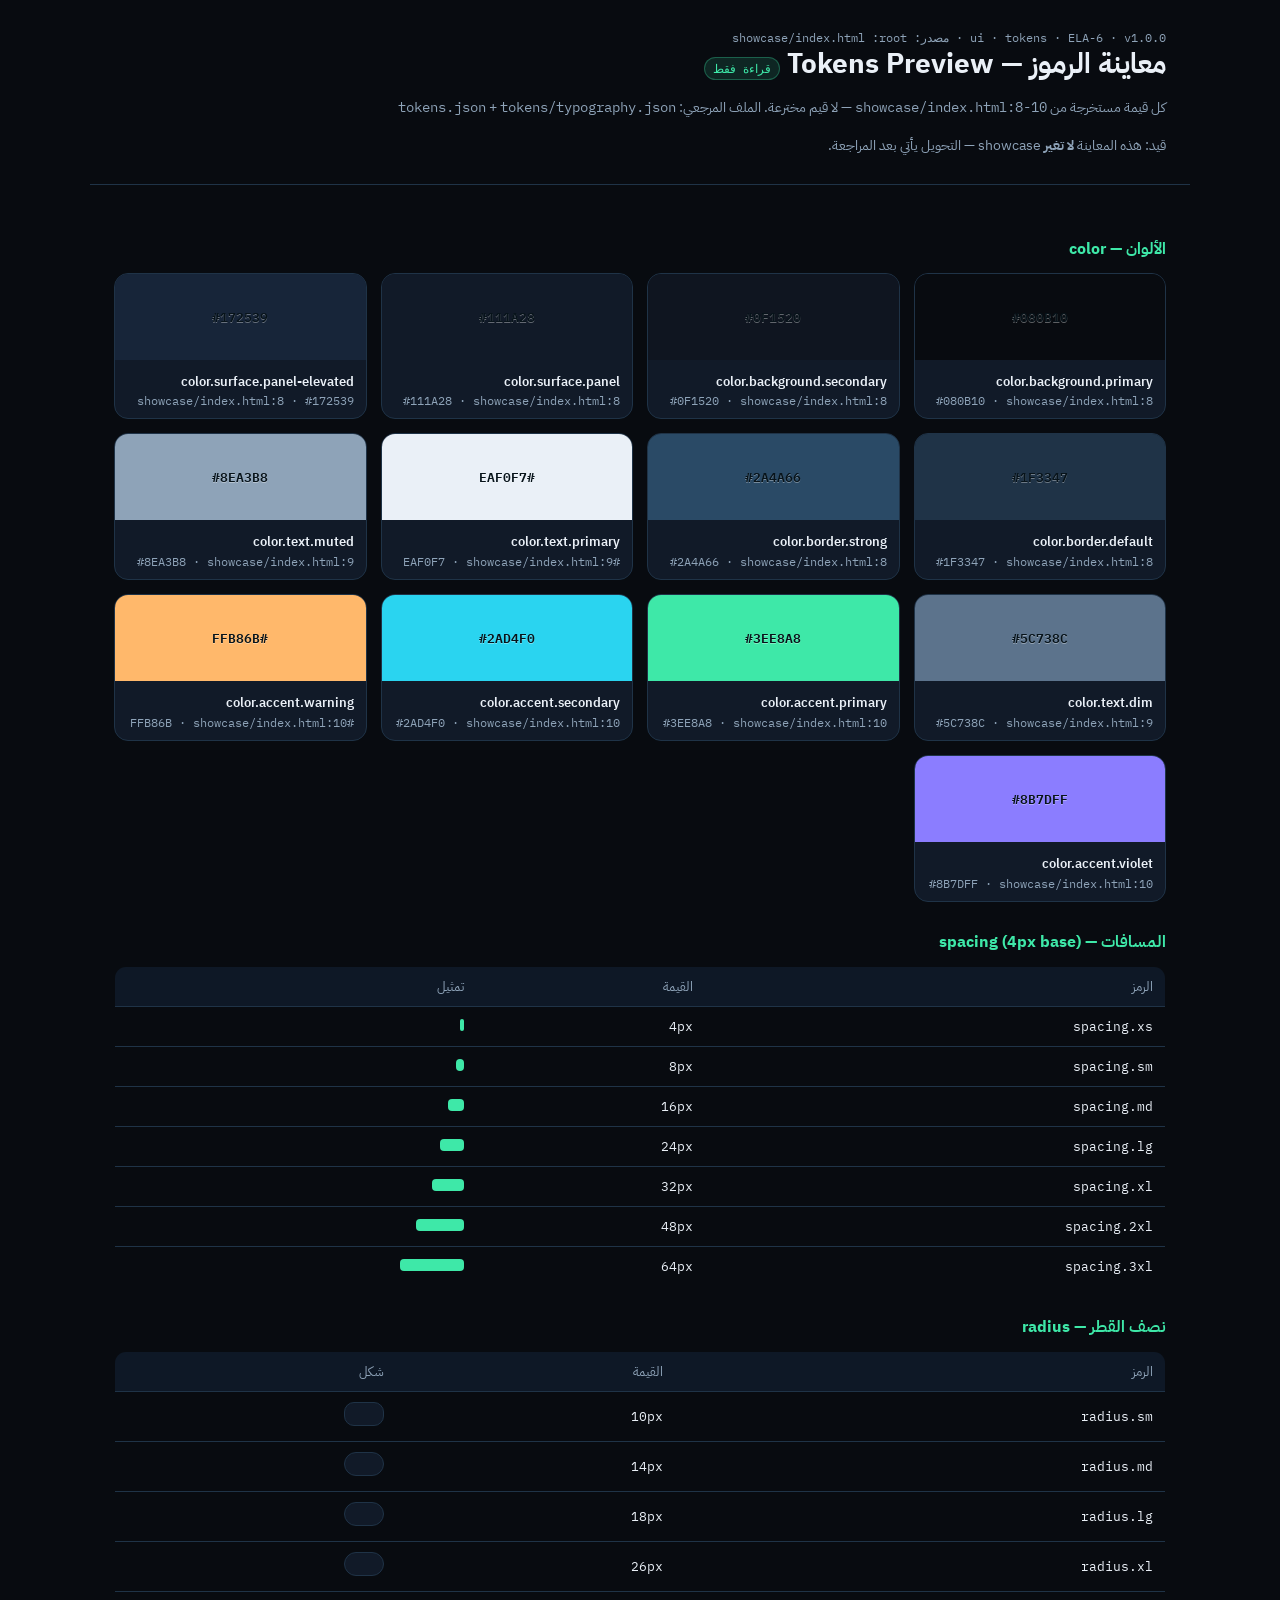
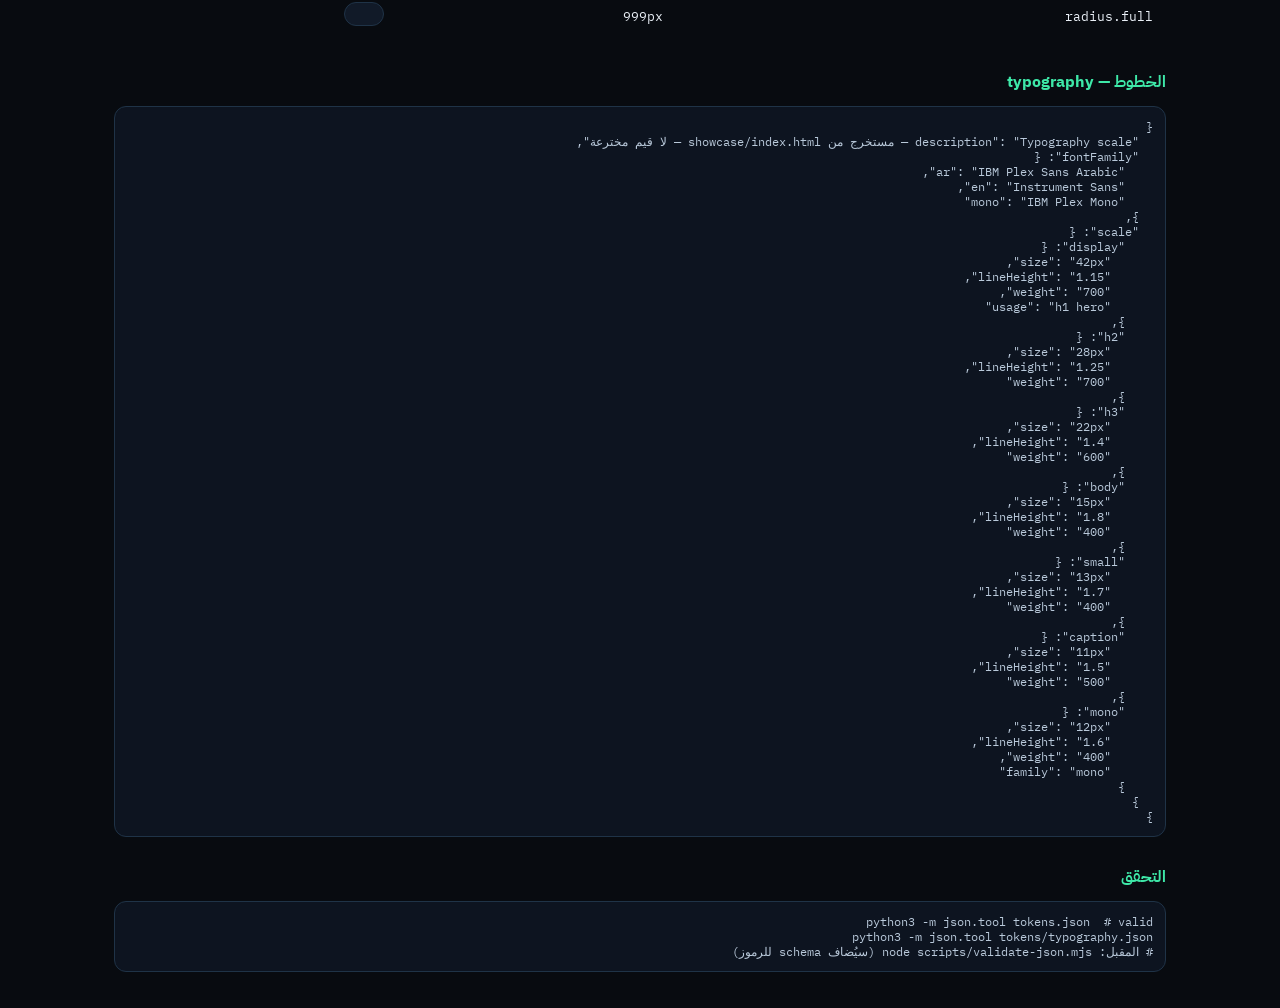
<file: tokens/index.html>
<!doctype html>
<html lang="ar" dir="rtl">
<head>
<meta charset="utf-8"><meta name="viewport" content="width=device-width,initial-scale=1">
<title>الرموز — Tokens Preview · ui</title>
<style>
  @import url('https://fonts.googleapis.com/css2?family=IBM+Plex+Sans+Arabic:wght@400;500;600;700&family=IBM+Plex+Mono:wght@400;500&display=swap');
  :root{--bg:#080B10;--panel:#111A28;--line:#1F3347;--text:#EAF0F7;--muted:#8EA3B8;--accent:#3EE8A8;--accent2:#2AD4F0;--mono: 'IBM Plex Mono', monospace}
  *{box-sizing:border-box} body{margin:0;background:var(--bg);color:var(--text);font:14px/1.7 'IBM Plex Sans Arabic',sans-serif}
  header{max-width:1100px;margin:0 auto;padding:28px 24px 12px;border-bottom:1px solid var(--line)}
  h1{margin:0;font:700 28px/1.2 'IBM Plex Sans Arabic',sans-serif} .muted{color:var(--muted)}
  .mono{font-family:var(--mono)}
  main{max-width:1100px;margin:0 auto;padding:24px}
  .grid{display:grid;grid-template-columns:repeat(auto-fill,minmax(220px,1fr));gap:14px}
  .swatch{border:1px solid var(--line);border-radius:14px;overflow:hidden;background:var(--panel)}
  .chip{height:86px;display:grid;place-items:center;font:600 13px var(--mono);color:#07131A;text-shadow:0 1px 0 rgba(255,255,255,.35)}
  .meta{padding:10px 12px} .meta b{font:600 13px 'IBM Plex Sans Arabic',sans-serif} .meta span{display:block;color:var(--muted);font:12px var(--mono)}
  .sec{margin:28px 0 12px;font:700 16px 'IBM Plex Sans Arabic',sans-serif;color:var(--accent)}
  .table{width:100%;border-collapse:collapse;border:1px solid var(--line);border-radius:12px;overflow:hidden}
  th,td{padding:10px 12px;border-bottom:1px solid var(--line);text-align:right;font:13px 'IBM Plex Sans Arabic',sans-serif} th{background:#0E1826;color:var(--muted)}
  .badge{display:inline-block;padding:3px 8px;border-radius:999px;border:1px solid rgba(62,232,168,.3);background:rgba(62,232,168,.12);color:var(--accent);font:12px var(--mono)}
  pre{background:#0D1420;border:1px solid var(--line);border-radius:12px;padding:12px;overflow:auto;font:12px var(--mono);color:#B9C9DA}
</style>
</head>
<body>
<header>
  <div class="mono" style="color:var(--muted);font-size:12px">ui · tokens · ELA-6 · v1.0.0 · مصدر: showcase/index.html :root</div>
  <h1>معاينة الرموز — Tokens Preview <span class="badge">قراءة فقط</span></h1>
  <p class="muted">كل قيمة مستخرجة من <span class="mono">showcase/index.html:8-10</span> — لا قيم مخترعة. الملف المرجعي: <span class="mono">tokens.json</span> + <span class="mono">tokens/typography.json</span></p>
  <p class="muted">قيد: هذه المعاينة <b>لا تغير</b> showcase — التحويل يأتي بعد المراجعة.</p>
</header>
<main>
  <div class="sec">الألوان — color</div>
  <div id="colors" class="grid"></div>

  <div class="sec">المسافات — spacing (4px base)</div>
  <table class="table" id="spacing"><thead><tr><th>الرمز</th><th>القيمة</th><th>تمثيل</th></tr></thead><tbody></tbody></table>

  <div class="sec">نصف القطر — radius</div>
  <table class="table" id="radius"><thead><tr><th>الرمز</th><th>القيمة</th><th>شكل</th></tr></thead><tbody></tbody></table>

  <div class="sec">الخطوط — typography</div>
  <pre id="typo"></pre>

  <div class="sec">التحقق</div>
  <pre>python3 -m json.tool tokens.json  # valid
python3 -m json.tool tokens/typography.json
# المقبل: node scripts/validate-json.mjs (سيُضاف schema للرموز)</pre>
</main>
<script>
async function load(){
  const res = await fetch('/tokens.json'); const t = await res.json();
  const colors = [];
  function walk(obj,prefix=''){
    for(const [k,v] of Object.entries(obj)){
      if(v && typeof v==='object' && 'value' in v && v.type==='color'){ colors.push({name: prefix ? prefix+'.'+k : k, value: v.value, src: v.source||''}); }
      else if(v && typeof v==='object' && !('value' in v)){ walk(v, prefix? prefix+'.'+k : k); }
    }
  }
  walk(t.color,'color');
  document.getElementById('colors').innerHTML = colors.map(c=>`
    <div class="swatch">
      <div class="chip" style="background:${c.value}">${c.value}</div>
      <div class="meta"><b>${c.name}</b><span>${c.value} · ${c.src}</span></div>
    </div>`).join('');

  const spacing = t.spacing; const tb=document.querySelector('#spacing tbody');
  tb.innerHTML = Object.entries(spacing).map(([k,v])=>`<tr><td class="mono">spacing.${k}</td><td class="mono">${v.value}</td><td><span style="display:inline-block;height:12px;width:${v.value};background:var(--accent);border-radius:4px"></span></td></tr>`).join('');

  const radius = t.radius; const rb=document.querySelector('#radius tbody');
  rb.innerHTML = Object.entries(radius).map(([k,v])=>`<tr><td class="mono">radius.${k}</td><td class="mono">${v.value}</td><td><span style="display:inline-block;width:40px;height:24px;background:var(--panel);border:1px solid var(--line);border-radius:${v.value}"></span></td></tr>`).join('');

  const ty = await fetch('/tokens/typography.json').then(r=>r.json());
  document.getElementById('typo').textContent = JSON.stringify(ty,null,2);
}
load();
</script>
</body>
</html>
</file>
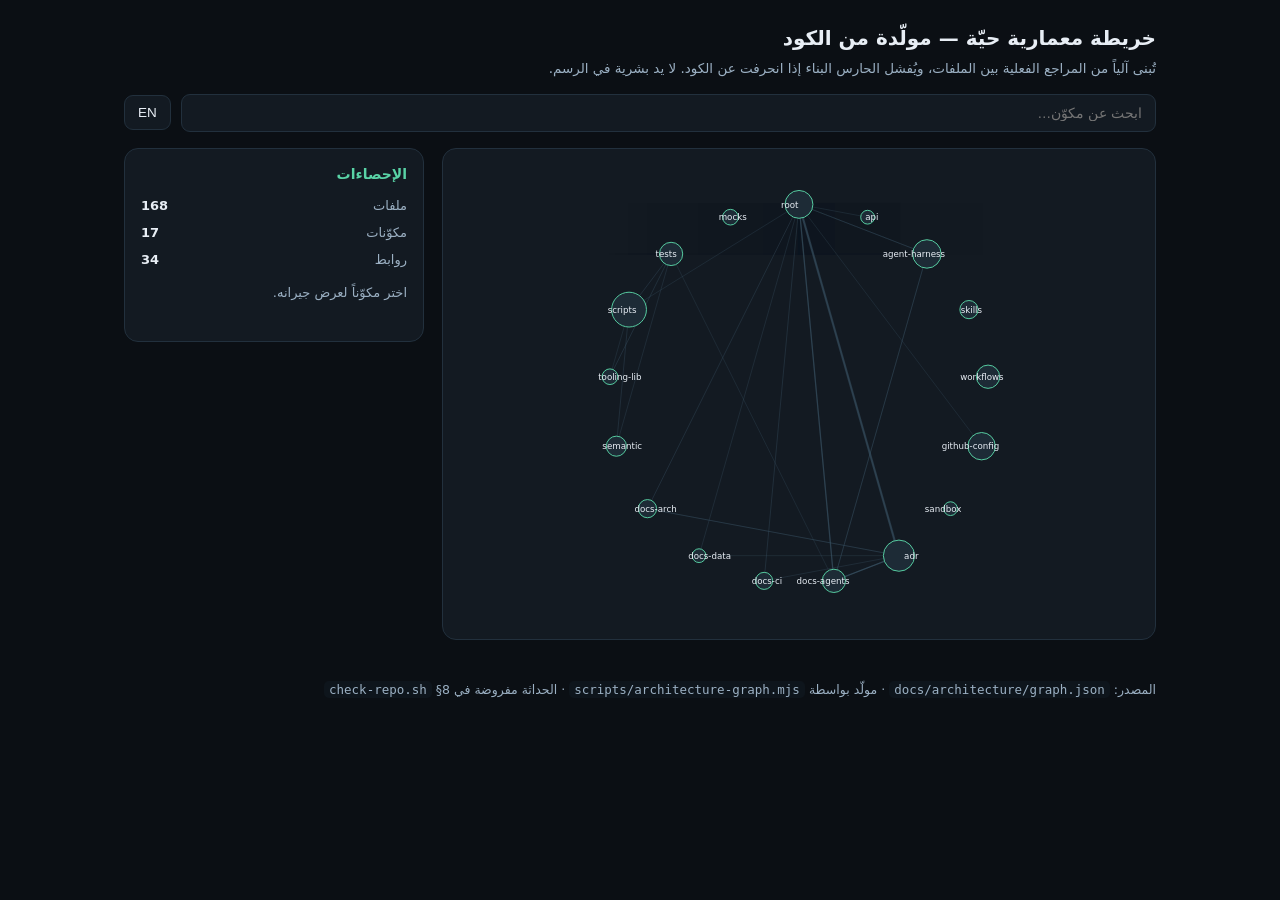
<file: playground/graph.html>
<!doctype html>
<html lang="ar" dir="rtl">
<head>
<meta charset="utf-8" />
<meta name="viewport" content="width=device-width, initial-scale=1" />
<title>خريطة المعمارية · Architecture graph</title>
<style>
  :root { --bg:#0b0f14; --panel:#131a22; --line:#22303d; --text:#e8eef5; --muted:#9bb0c3;
          --accent:#59d3a6; --link:#3b5567; --hot:#f0b86e; }
  * { box-sizing: border-box; }
  body { margin:0; background:var(--bg); color:var(--text);
    font:15px/1.6 system-ui,-apple-system,"Segoe UI",Tahoma,"Noto Naskh Arabic",sans-serif; }
  header { padding:22px 24px 6px; max-width:1080px; margin:0 auto; }
  h1 { font-size:20px; margin:0 0 4px; }
  .sub { color:var(--muted); font-size:13.5px; margin:0 0 14px; }
  .row { display:flex; gap:10px; flex-wrap:wrap; align-items:center; }
  input { flex:1 1 280px; padding:10px 13px; border-radius:9px; border:1px solid var(--line);
    background:var(--panel); color:var(--text); font-size:14px; }
  button { padding:9px 13px; border-radius:9px; border:1px solid var(--line); background:var(--panel);
    color:var(--text); cursor:pointer; font-size:13.5px; }
  button:hover { border-color:var(--accent); }
  main { max-width:1080px; margin:0 auto; padding:10px 24px 40px; display:grid;
    grid-template-columns:minmax(0,1fr) 300px; gap:18px; }
  @media (max-width: 820px) { main { grid-template-columns:1fr; } }
  svg { width:100%; height:auto; background:var(--panel); border:1px solid var(--line); border-radius:14px; }
  .node circle { fill:#1d2b36; stroke:var(--accent); stroke-width:1.2; cursor:pointer; transition:fill .15s; }
  .node:hover circle, .node.active circle { fill:var(--hot); }
  .node text { fill:var(--text); font-size:11px; pointer-events:none; }
  .edge { stroke:var(--link); transition:stroke .15s, opacity .15s; }
  .edge.hot { stroke:var(--hot); }
  aside { border:1px solid var(--line); border-radius:14px; background:var(--panel); padding:14px 16px; height:max-content; }
  aside h2 { font-size:14px; margin:0 0 8px; color:var(--accent); }
  .kv { display:flex; justify-content:space-between; gap:10px; font-size:13px; padding:3px 0; color:var(--muted); }
  .kv b { color:var(--text); font-weight:600; }
  .detail { font-size:13px; color:var(--muted); margin-top:10px; min-height:44px; }
  footer { max-width:1080px; margin:0 auto; padding:0 24px 40px; color:var(--muted); font-size:12.5px; }
  code { font-family:ui-monospace,monospace; background:#0e151c; padding:1px 5px; border-radius:5px; }
</style>
</head>
<body>
<header>
  <h1 id="title">خريطة معمارية حيّة — مولّدة من الكود</h1>
  <p class="sub" id="subtitle">تُبنى آلياً من المراجع الفعلية بين الملفات، ويُفشل الحارس البناء إذا انحرفت عن الكود. لا يد بشرية في الرسم.</p>
  <div class="row">
    <input id="filter" placeholder="ابحث عن مكوّن…" autocomplete="off" />
    <button id="lang">EN</button>
  </div>
</header>
<main>
  <svg id="canvas" viewBox="0 0 900 620" role="img" aria-label="architecture graph"></svg>
  <aside>
    <h2 id="stats-title">الإحصاءات</h2>
    <div id="stats"></div>
    <div class="detail" id="detail"></div>
  </aside>
</main>
<footer id="foot">
  المصدر: <code>docs/architecture/graph.json</code> · مولّد بواسطة <code>scripts/architecture-graph.mjs</code> ·
  الحداثة مفروضة في <code>check-repo.sh</code> §8
</footer>

<script type="module">
const texts = {
  ar: { title: "خريطة معمارية حيّة — مولّدة من الكود", subtitle: "تُبنى آلياً من المراجع الفعلية بين الملفات، ويُفشل الحارس البناء إذا انحرفت عن الكود. لا يد بشرية في الرسم.", filter: "ابحث عن مكوّن…", lang: "EN", stats: "الإحصاءات", files: "ملفات", components: "مكوّنات", edges: "روابط", pick: "اختر مكوّناً لعرض جيرانه." },
  en: { title: "Live architecture graph — generated from the code", subtitle: "Built automatically from real references between files; the guard fails the build if it drifts. No human draws this.", filter: "Find a component…", lang: "ع", stats: "Statistics", files: "files", components: "components", edges: "links", pick: "Pick a component to see its neighbours." },
};
let lang = "ar";

const $ = (id) => document.getElementById(id);
const svg = $("canvas");
const NS = "http://www.w3.org/2000/svg";
let graph = null;
let active = null;

function paintChrome() {
  const t = texts[lang];
  document.documentElement.lang = lang;
  document.documentElement.dir = lang === "ar" ? "rtl" : "ltr";
  $("title").textContent = t.title;
  $("subtitle").textContent = t.subtitle;
  $("filter").placeholder = t.filter;
  $("lang").textContent = t.lang;
  $("stats-title").textContent = t.stats;
  if (graph) {
    $("stats").innerHTML = [
      [t.files, graph.stats.files],
      [t.components, graph.stats.components],
      [t.edges, graph.stats.edges],
    ].map(([k, v]) => `<div class="kv"><span>${k}</span><b>${v}</b></div>`).join("");
  }
  if (!active) $("detail").textContent = texts[lang].pick;
}

function layout(nodes, width, height) {
  const radius = Math.min(width, height) / 2 - 70;
  const cx = width / 2;
  const cy = height / 2;
  return nodes.map((node, i) => {
    const angle = (i / nodes.length) * Math.PI * 2 - Math.PI / 2;
    return { ...node, x: cx + radius * Math.cos(angle), y: cy + radius * Math.sin(angle) };
  });
}

function draw(filter = "") {
  if (!graph) return;
  const term = filter.trim().toLowerCase();
  const nodes = graph.components.map((component) => ({ ...component }));
  const placed = layout(nodes, 900, 620);
  const positions = new Map(placed.map((node) => [node.id, node]));
  const maxFiles = Math.max(...placed.map((node) => node.files || 1));

  svg.replaceChildren();

  const edgeLayer = document.createElementNS(NS, "g");
  const nodeLayer = document.createElementNS(NS, "g");
  const maxLinks = Math.max(...graph.edges.map((edge) => edge.links), 1);

  for (const edge of graph.edges) {
    const from = positions.get(edge.from);
    const to = positions.get(edge.to);
    if (!from || !to) continue;
    const line = document.createElementNS(NS, "line");
    line.setAttribute("x1", from.x); line.setAttribute("y1", from.y);
    line.setAttribute("x2", to.x); line.setAttribute("y2", to.y);
    line.setAttribute("stroke-width", String(0.6 + (edge.links / maxLinks) * 2.2));
    line.setAttribute("opacity", "0.55");
    line.setAttribute("class", "edge");
    line.dataset.from = edge.from;
    line.dataset.to = edge.to;
    edgeLayer.append(line);
  }

  for (const node of placed) {
    const matches = !term || node.id.toLowerCase().includes(term) || (node.label || "").toLowerCase().includes(term);
    const group = document.createElementNS(NS, "g");
    group.setAttribute("class", `node${active === node.id ? " active" : ""}`);
    group.setAttribute("opacity", matches ? "1" : "0.18");

    const radius = 6 + 16 * Math.sqrt((node.files || 1) / maxFiles);
    const circle = document.createElementNS(NS, "circle");
    circle.setAttribute("cx", node.x); circle.setAttribute("cy", node.y); circle.setAttribute("r", radius.toFixed(1));
    const label = document.createElementNS(NS, "text");
    const outward = node.x > 450 ? 1 : -1;
    label.setAttribute("x", node.x + outward * (radius + 5));
    label.setAttribute("y", node.y + 4);
    label.setAttribute("text-anchor", outward > 0 ? "start" : "end");
    label.textContent = node.id;

    group.append(circle, label);
    group.addEventListener("click", () => select(node));
    group.addEventListener("mouseenter", () => highlight(node.id));
    group.addEventListener("mouseleave", () => highlight(active));
    nodeLayer.append(group);
  }

  svg.append(edgeLayer, nodeLayer);
  return { placed, edgeLayer };
}

function highlight(id) {
  for (const line of svg.querySelectorAll(".edge")) {
    const related = id && (line.dataset.from === id || line.dataset.to === id);
    line.classList.toggle("hot", Boolean(related));
    line.setAttribute("opacity", id ? (related ? "1" : "0.12") : "0.55");
  }
}

function select(node) {
  active = node.id;
  draw($("filter").value);
  highlight(active);
  const neighbours = graph.edges
    .filter((edge) => edge.from === node.id || edge.to === node.id)
    .map((edge) => `${edge.from === node.id ? edge.to : edge.from} (${edge.links})`);
  $("detail").innerHTML = `<b>${node.id}</b> · ${node.files} ${texts[lang].files}<br />${
    neighbours.length ? neighbours.join(" · ") : texts[lang].pick
  }`;
  location.hash = encodeURIComponent(node.id);
}

try {
  const response = await fetch("../docs/architecture/graph.json", { cache: "no-cache" });
  if (!response.ok) throw new Error(`HTTP ${response.status}`);
  graph = await response.json();
  paintChrome();
  draw();
  const fromHash = decodeURIComponent(location.hash.replace("#", ""));
  const initial = graph.components.find((component) => component.id === fromHash);
  if (initial) select(initial);
} catch (error) {
  $("detail").textContent = `Could_not_load_graph(${error.message})`.replaceAll("_", " ");
}

$("filter").addEventListener("input", (event) => draw(event.target.value));
$("lang").addEventListener("click", () => { lang = lang === "ar" ? "en" : "ar"; paintChrome(); if (active) select({ id: active, files: graph.components.find((c) => c.id === active)?.files ?? 0 }); });
</script>
</body>
</html>
</file>
<file: builder/styles.css>
* { box-sizing: border-box; }
:root { color-scheme: dark; }
html { min-height: 100%; background: var(--ui-bg, Canvas); }
body {
  min-height: 100vh;
  margin: 0;
  background:
    radial-gradient(ellipse at 88% -12%, color-mix(in srgb, var(--ui-accent, Highlight) 14%, transparent), transparent 45%),
    var(--ui-bg, Canvas);
  color: var(--ui-text, CanvasText);
  font: 400 15px/1.75 var(--ui-font-ar, system-ui), system-ui, sans-serif;
}
button, textarea { font: inherit; }
button, a { -webkit-tap-highlight-color: transparent; }
a { color: inherit; text-decoration: none; }
button:focus-visible, a:focus-visible, textarea:focus-visible, input:focus-visible {
  outline: 3px solid var(--ui-accent, Highlight);
  outline-offset: 3px;
}
.topbar {
  min-height: 70px;
  padding: 12px clamp(18px, 4vw, 64px);
  display: flex;
  align-items: center;
  justify-content: space-between;
  gap: 20px;
  border-bottom: 1px solid var(--ui-border, GrayText);
  background: color-mix(in srgb, var(--ui-bg, Canvas) 88%, transparent);
}
.brand, .top-actions, .provider-tag { display: inline-flex; align-items: center; }
.brand { gap: 11px; font-weight: 700; }
.brand-mark {
  width: 36px; height: 36px; display: grid; place-items: center; border-radius: var(--ui-radius-sm, 8px);
  background: linear-gradient(135deg, var(--ui-accent, Highlight), var(--ui-accent-2, Highlight));
  color: var(--ui-bg, Canvas); font: 800 13px/1 var(--ui-font-en, system-ui), system-ui, sans-serif;
}
.top-actions { gap: 12px; }
.provider-tag, .language-button, .secondary-button {
  border: 1px solid var(--ui-border, GrayText); border-radius: var(--ui-radius-full, 999px);
  background: var(--ui-surface, Canvas); color: var(--ui-text, CanvasText);
}
.provider-tag { gap: 8px; padding: 6px 11px; color: var(--ui-muted, GrayText); font-size: 12px; }
.provider-dot { width: 7px; height: 7px; border-radius: 50%; background: var(--ui-accent, Highlight); }
.language-button, .secondary-button { padding: 7px 12px; cursor: pointer; font-size: 12px; }
.language-button:hover, .secondary-button:hover { border-color: var(--ui-accent, Highlight); }
.shell { width: min(1100px, calc(100% - 36px)); margin-inline: auto; padding-block: 48px 64px; }
.intro { max-width: 780px; margin: 0 auto 28px; text-align: center; }
.eyebrow { margin: 0 0 8px; color: var(--ui-accent, Highlight); font-size: 12px; font-weight: 700; letter-spacing: .04em; }
h1, h2, h3, p { margin-top: 0; }
h1 { margin-bottom: 12px; font-size: clamp(30px, 5vw, 46px); line-height: 1.2; letter-spacing: -.035em; }
.intro-copy { max-width: 640px; margin: 0 auto; color: var(--ui-muted, GrayText); font-size: 16px; }
.steps { display: flex; justify-content: center; gap: 10px; margin-top: 24px; }
.step { display: inline-flex; align-items: center; gap: 7px; padding: 7px 12px; color: var(--ui-muted, GrayText); font-size: 12px; }
.step b { width: 23px; height: 23px; display: grid; place-items: center; border: 1px solid var(--ui-border, GrayText); border-radius: 50%; font: 600 11px/1 var(--ui-font-en, system-ui), sans-serif; }
.step.current { color: var(--ui-accent, Highlight); }
.step.current b { border-color: var(--ui-accent, Highlight); background: color-mix(in srgb, var(--ui-accent, Highlight) 14%, transparent); }
.workspace { display: grid; grid-template-columns: minmax(0, 1fr) 280px; gap: 18px; align-items: start; }
.brief-card, .side-note, .plan-panel {
  border: 1px solid var(--ui-border, GrayText); border-radius: var(--ui-radius-lg, 16px);
  background: var(--ui-surface, Canvas);
}
.brief-card { padding: clamp(18px, 3vw, 30px); }
.field-label { display: block; margin-bottom: 4px; font-size: 16px; font-weight: 700; }
.field-hint, .privacy-note { color: var(--ui-muted, GrayText); font-size: 12px; }
.field-hint { margin-bottom: 12px; }
textarea {
  display: block; width: 100%; min-height: 170px; resize: vertical; padding: 14px 15px;
  border: 1px solid var(--ui-border, GrayText); border-radius: var(--ui-radius-md, 12px);
  background: var(--ui-bg, Canvas); color: var(--ui-text, CanvasText); line-height: 1.7;
}
textarea::placeholder { color: var(--ui-muted, GrayText); opacity: .82; }
.field-meta { display: flex; justify-content: space-between; gap: 12px; margin-top: 7px; color: var(--ui-muted, GrayText); font-size: 11px; }
.examples { display: flex; flex-wrap: wrap; align-items: center; gap: 7px; margin-top: 18px; }
.examples-title { margin-inline-end: 3px; color: var(--ui-muted, GrayText); font-size: 11px; }
.example-chip {
  padding: 5px 10px; border: 1px solid var(--ui-border, GrayText); border-radius: var(--ui-radius-full, 999px);
  background: transparent; color: var(--ui-muted, GrayText); cursor: pointer; font-size: 11px;
}
.example-chip:hover { border-color: var(--ui-accent, Highlight); color: var(--ui-text, CanvasText); }
.consent-row { display: flex; gap: 10px; align-items: flex-start; margin-top: 22px; cursor: pointer; font-size: 12px; }
.consent-row input { flex: 0 0 auto; width: 17px; height: 17px; margin: 2px 0 0; accent-color: var(--ui-accent, Highlight); }
.privacy-note { margin: 7px 0 0; font-size: 11px; }
.form-footer { display: flex; align-items: center; flex-wrap: wrap; gap: 14px; margin-top: 20px; }
.primary-button {
  display: inline-flex; align-items: center; justify-content: center; gap: 10px; min-height: 46px; padding: 10px 17px;
  border: 0; border-radius: var(--ui-radius-full, 999px);
  background: linear-gradient(120deg, var(--ui-accent, Highlight), var(--ui-accent-2, Highlight));
  color: var(--ui-bg, Canvas); cursor: pointer; font-weight: 700; transition: transform .18s ease, opacity .18s ease;
}
.primary-button:hover:not(:disabled) { transform: translateY(-1px); }
.primary-button:disabled { cursor: wait; opacity: .65; }
.secure-note { color: var(--ui-muted, GrayText); font-size: 11px; }
.secure-note span:first-child { color: var(--ui-accent, Highlight); font-size: 9px; }
.status { min-height: 24px; margin: 12px 0 0; color: var(--ui-muted, GrayText); font-size: 12px; }
.status.error { color: var(--ui-warning, #b45309); }
.side-note { padding: 22px; }
.note-icon { width: 36px; height: 36px; display: grid; place-items: center; border-radius: var(--ui-radius-sm, 8px); background: color-mix(in srgb, var(--ui-accent, Highlight) 12%, transparent); color: var(--ui-accent, Highlight); }
.side-note h2 { margin: 14px 0 6px; font-size: 17px; }
.side-note p, .side-note li { color: var(--ui-muted, GrayText); font-size: 12px; }
.side-note ul { display: grid; gap: 5px; padding-inline-start: 20px; margin: 14px 0 20px; }
.back-link { color: var(--ui-accent, Highlight); font-size: 12px; font-weight: 600; }
.plan-result { margin-top: 28px; padding: clamp(18px, 3vw, 30px); border: 1px solid var(--ui-border, GrayText); border-radius: var(--ui-radius-lg, 16px); background: var(--ui-surface, Canvas); }
.plan-result[hidden] { display: none; }
.result-heading { display: flex; justify-content: space-between; align-items: center; gap: 18px; }
.result-heading h2 { margin: 0; font-size: 24px; }
.plan-summary { margin: 18px 0; color: var(--ui-muted, GrayText); }
.plan-grid { display: grid; grid-template-columns: repeat(2, minmax(0, 1fr)); gap: 12px; }
.plan-panel { padding: 16px; background: var(--ui-bg, Canvas); }
.plan-panel h3 { margin-bottom: 10px; font-size: 14px; }
.plan-list { display: grid; gap: 9px; padding-inline-start: 20px; margin: 0; color: var(--ui-muted, GrayText); font-size: 12px; }
.plan-list li strong { color: var(--ui-text, CanvasText); }
.milestone { display: flex; gap: 12px; align-items: flex-start; margin-top: 14px; padding: 14px; border: 1px solid var(--ui-border, GrayText); border-radius: var(--ui-radius-md, 12px); background: color-mix(in srgb, var(--ui-accent, Highlight) 7%, var(--ui-bg, Canvas)); }
.milestone-icon { color: var(--ui-accent, Highlight); font-size: 20px; }
.milestone p { display: grid; gap: 3px; margin: 0; font-size: 12px; }
.milestone p span { color: var(--ui-muted, GrayText); }
.result-disclaimer { margin: 14px 0 0; color: var(--ui-muted, GrayText); font-size: 11px; }
.footer { display: flex; justify-content: space-between; gap: 12px; padding: 16px clamp(18px, 4vw, 64px); border-top: 1px solid var(--ui-border, GrayText); color: var(--ui-muted, GrayText); font-size: 11px; }
html[dir="ltr"] body { font-family: var(--ui-font-en, system-ui), system-ui, sans-serif; }
html[dir="ltr"] .plan-list { padding-inline-start: 20px; }
@media (max-width: 760px) {
  .shell { padding-top: 32px; }
  .workspace { grid-template-columns: 1fr; }
  .side-note { order: 2; }
  .plan-grid { grid-template-columns: 1fr; }
}
@media (max-width: 480px) {
  .topbar { min-height: 62px; padding-inline: 14px; }
  .shell { width: min(100% - 24px, 1100px); }
  .steps { gap: 3px; }
  .step { gap: 5px; padding-inline: 7px; font-size: 10px; }
  .field-meta, .footer { align-items: flex-start; flex-direction: column; }
  .form-footer { align-items: flex-start; flex-direction: column; }
}
@media (prefers-reduced-motion: reduce) {
  *, *::before, *::after { scroll-behavior: auto !important; animation-duration: .01ms !important; transition-duration: .01ms !important; }
}
</file>
